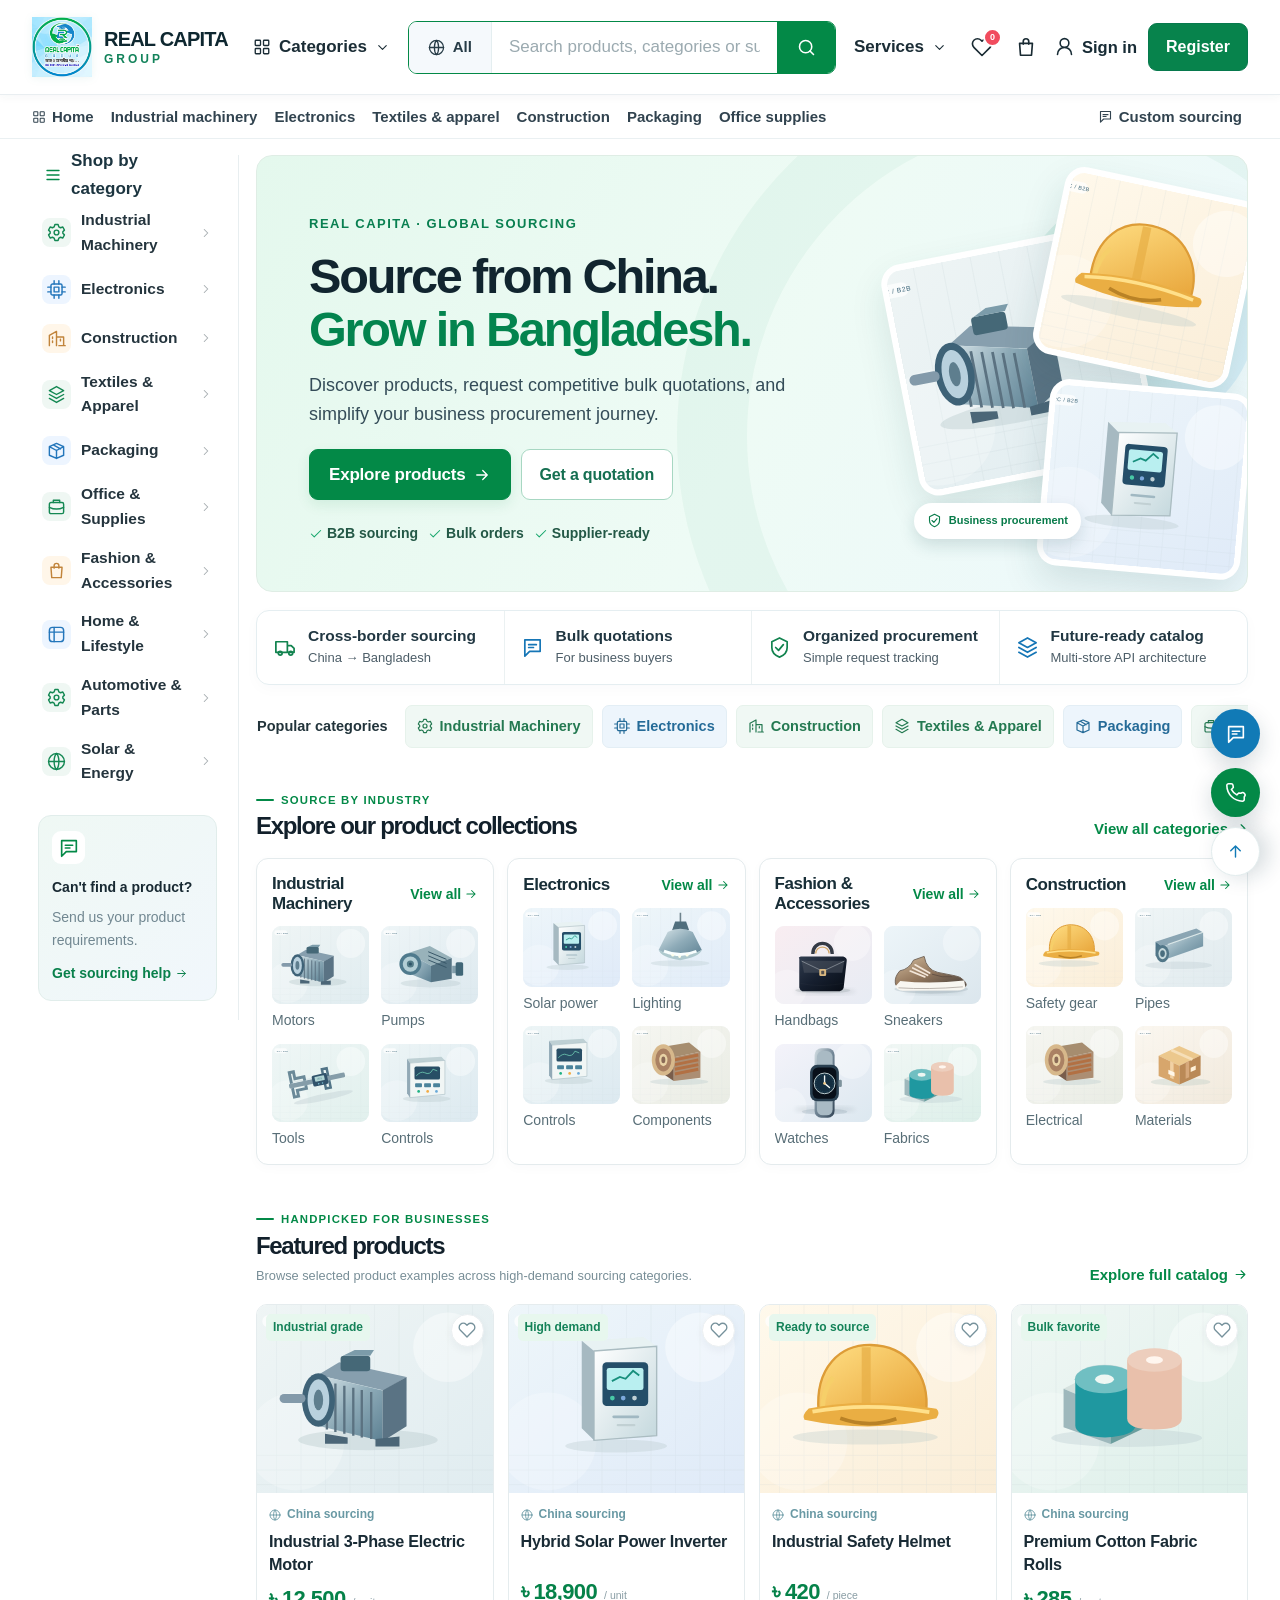
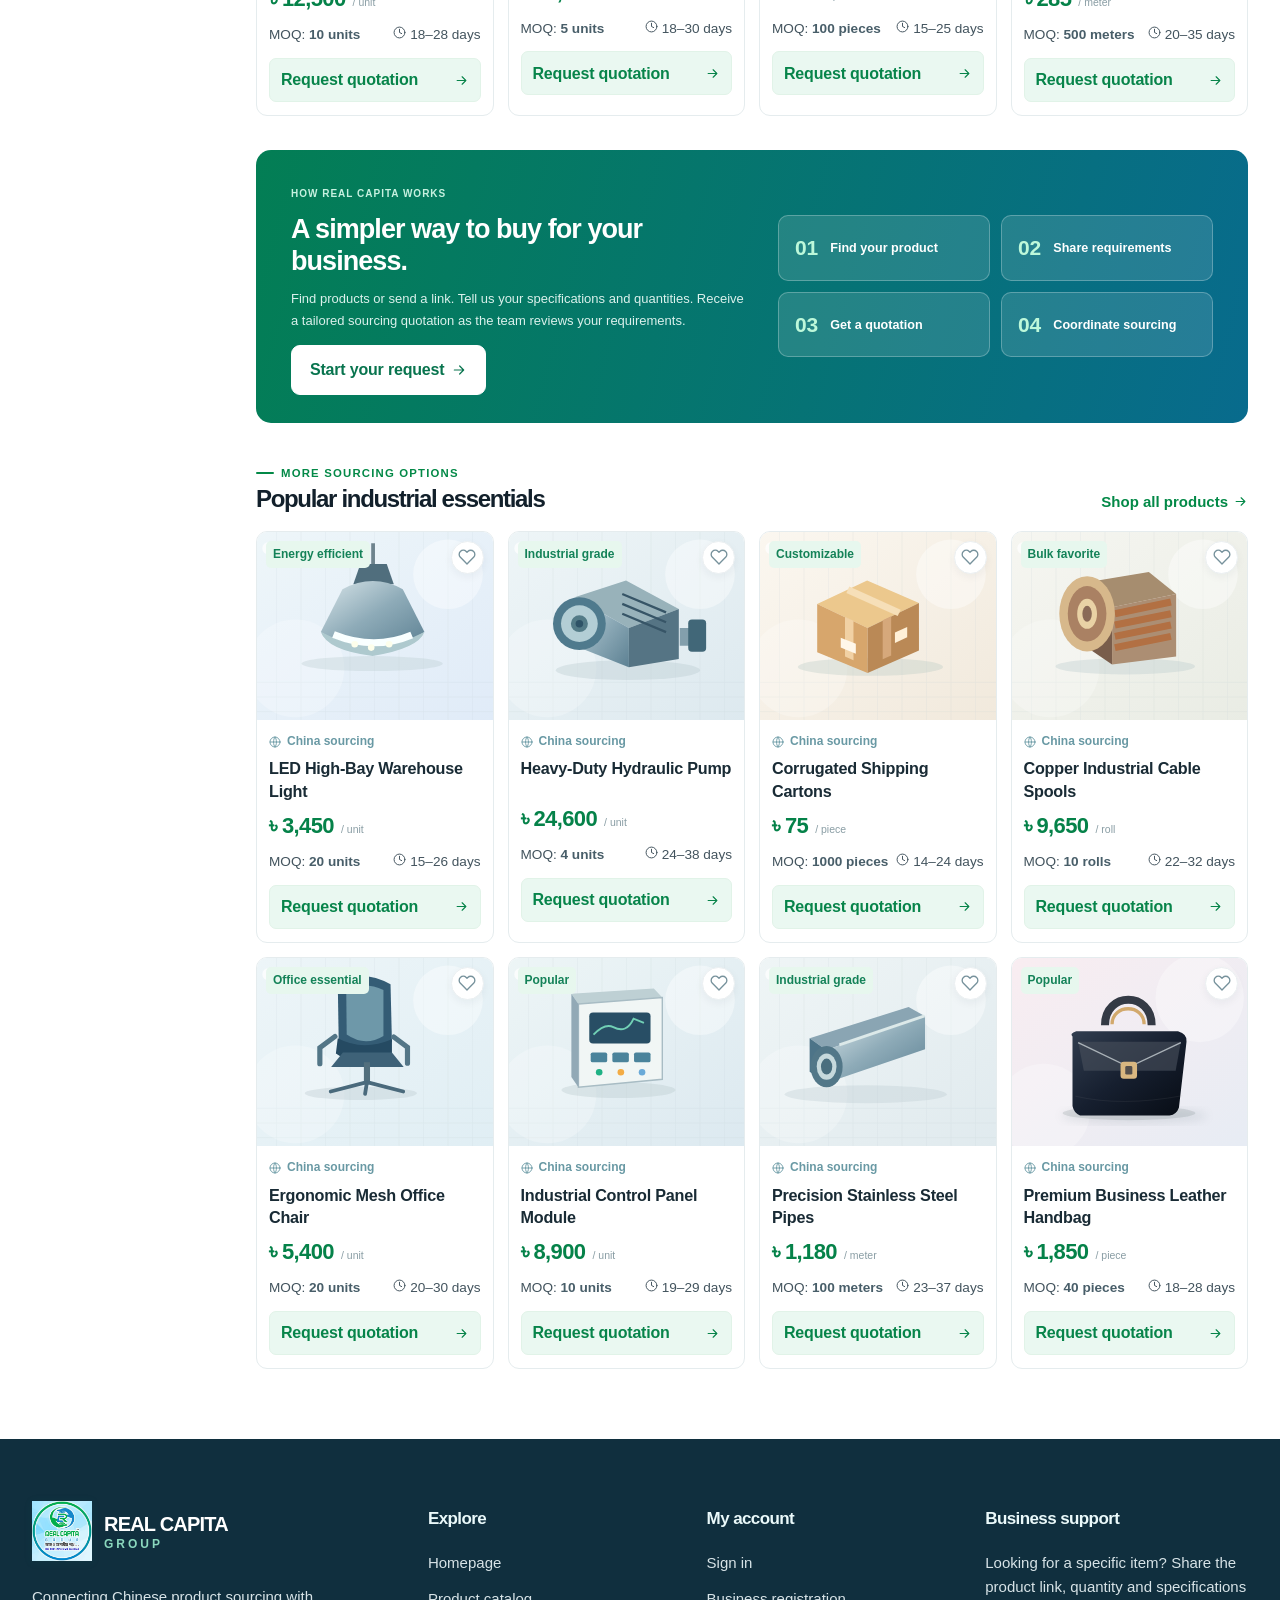
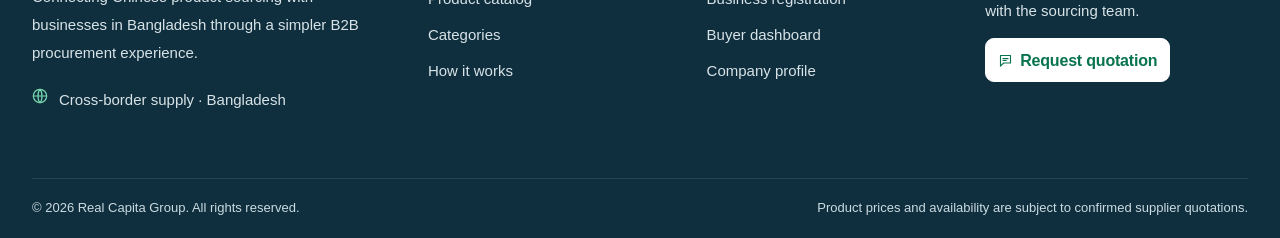
<file: index.html>
<!DOCTYPE html>
<html lang="en">
<head>
  <meta charset="UTF-8">
  <meta name="viewport" content="width=device-width, initial-scale=1.0">
  <meta name="theme-color" content="#087b5d">
  <meta name="description" content="Real Capita — B2B sourcing and procurement from China for businesses in Bangladesh.">
  <title>Real Capita | Business Sourcing</title>
  <link rel="icon" type="image/png" href="assets/images/real-capita-logo.png">
  <link rel="stylesheet" href="assets/css/styles.css">
  <link rel="stylesheet" href="assets/css/functional.css">
</head>
<body data-page="home">
  <div id="app"></div>
  <script src="assets/js/google-config.js"></script>
  <script src="assets/js/data.js"></script>
  <script src="assets/js/api.js"></script>
  <script src="assets/js/app.js"></script>
</body>
</html>
</file>
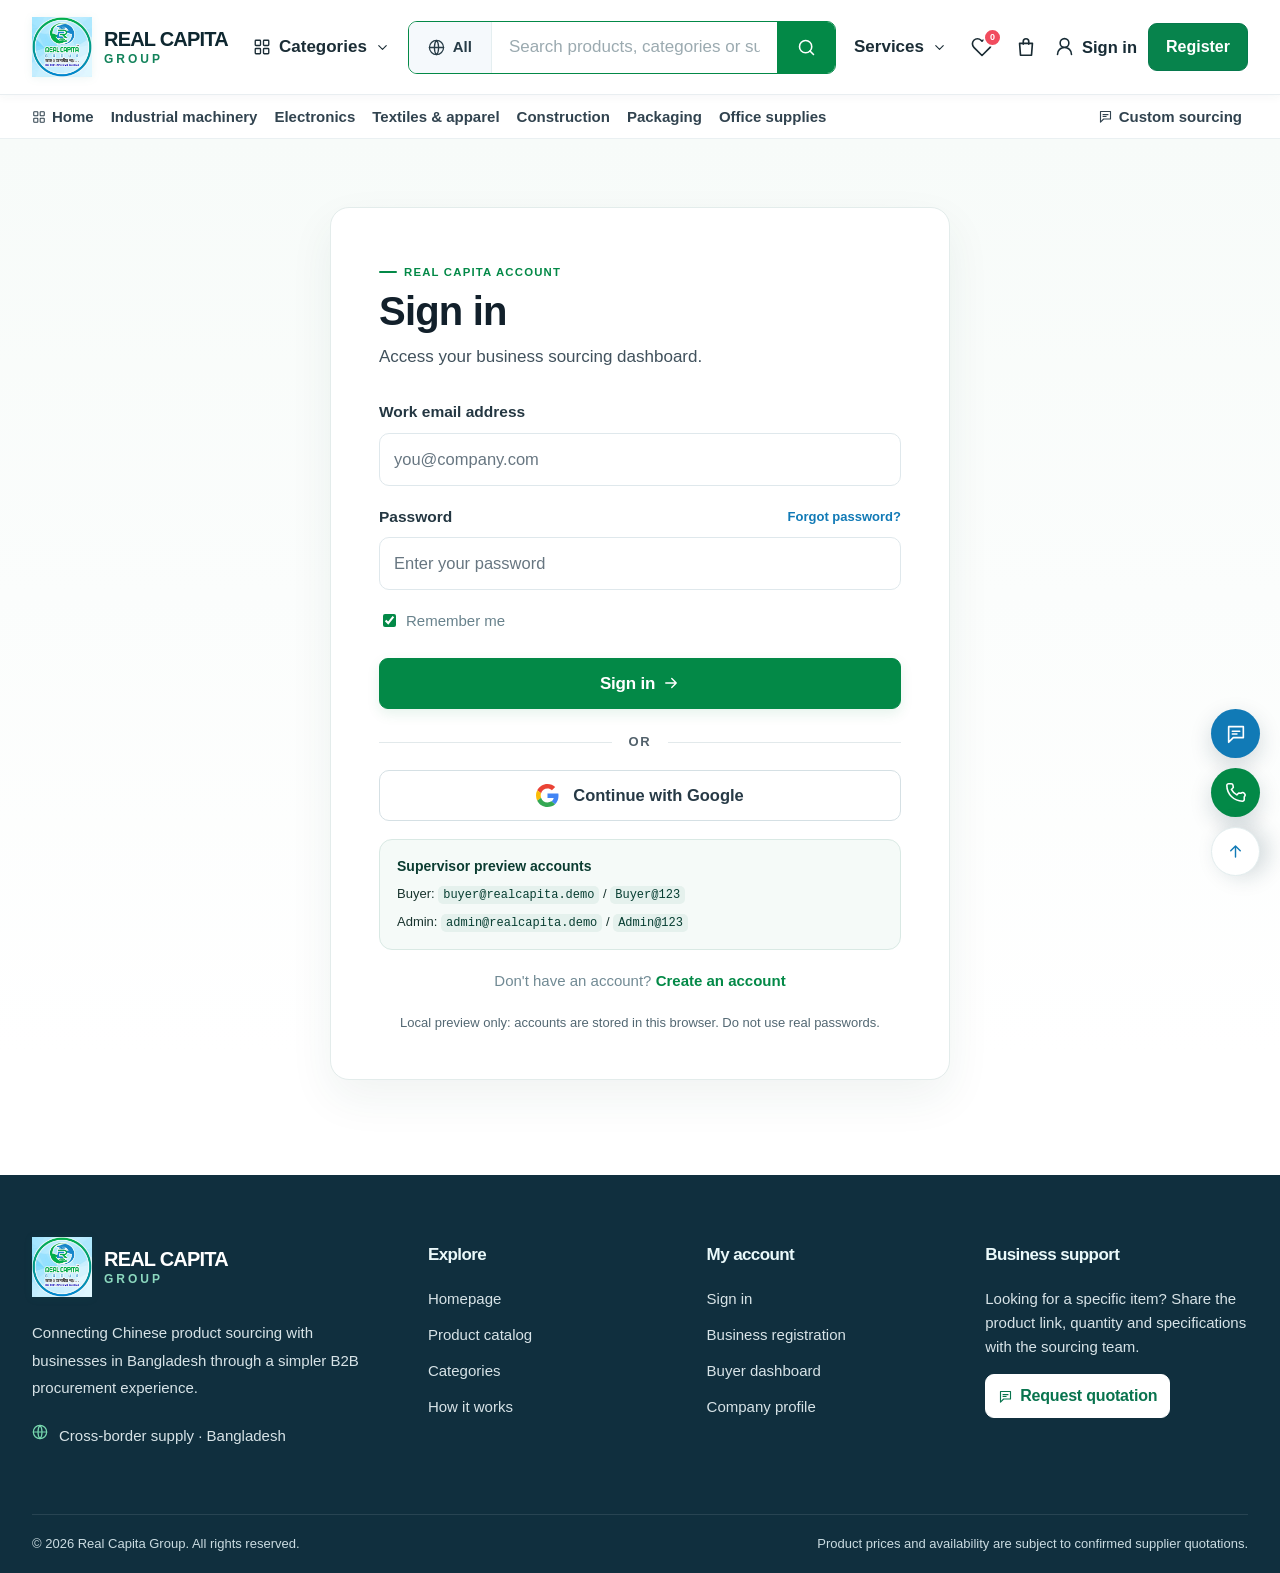
<file: admin-dashboard.html>
<!DOCTYPE html>
<html lang="en">
<head>
  <meta charset="UTF-8">
  <meta name="viewport" content="width=device-width, initial-scale=1.0">
  <meta name="theme-color" content="#087b5d">
  <meta name="description" content="Real Capita — B2B sourcing and procurement from China for businesses in Bangladesh.">
  <title>Real Capita | Business Sourcing</title>
  <link rel="icon" type="image/png" href="assets/images/real-capita-logo.png">
  <link rel="stylesheet" href="assets/css/styles.css">
  <link rel="stylesheet" href="assets/css/functional.css">
</head>
<body data-page="admin">
  <div id="app"></div>
  <script src="assets/js/google-config.js"></script>
  <script src="assets/js/data.js"></script>
  <script src="assets/js/api.js"></script>
  <script src="assets/js/app.js"></script>
</body>
</html>
</file>
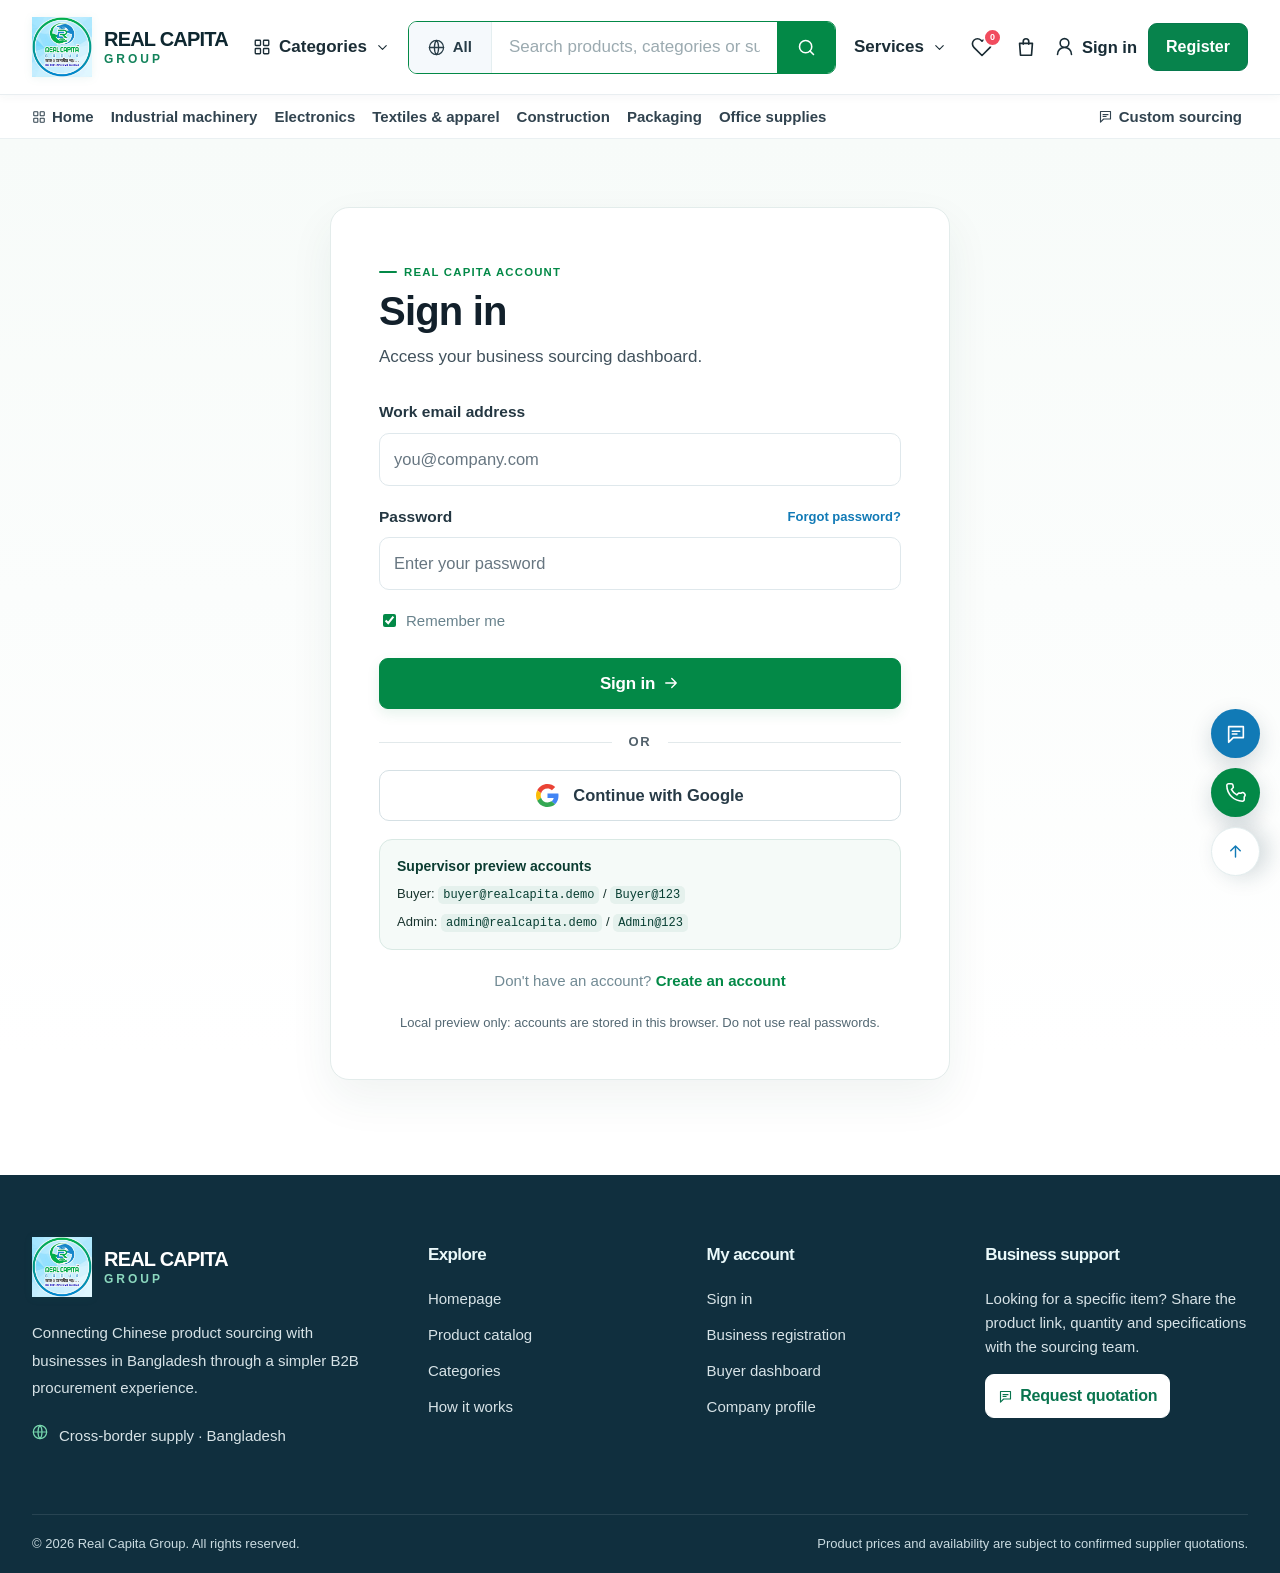
<file: buyer-dashboard.html>
<!DOCTYPE html>
<html lang="en">
<head>
  <meta charset="UTF-8">
  <meta name="viewport" content="width=device-width, initial-scale=1.0">
  <meta name="theme-color" content="#087b5d">
  <meta name="description" content="Real Capita — B2B sourcing and procurement from China for businesses in Bangladesh.">
  <title>Real Capita | Business Sourcing</title>
  <link rel="icon" type="image/png" href="assets/images/real-capita-logo.png">
  <link rel="stylesheet" href="assets/css/styles.css">
  <link rel="stylesheet" href="assets/css/functional.css">
</head>
<body data-page="buyer">
  <div id="app"></div>
  <script src="assets/js/google-config.js"></script>
  <script src="assets/js/data.js"></script>
  <script src="assets/js/api.js"></script>
  <script src="assets/js/app.js"></script>
</body>
</html>
</file>
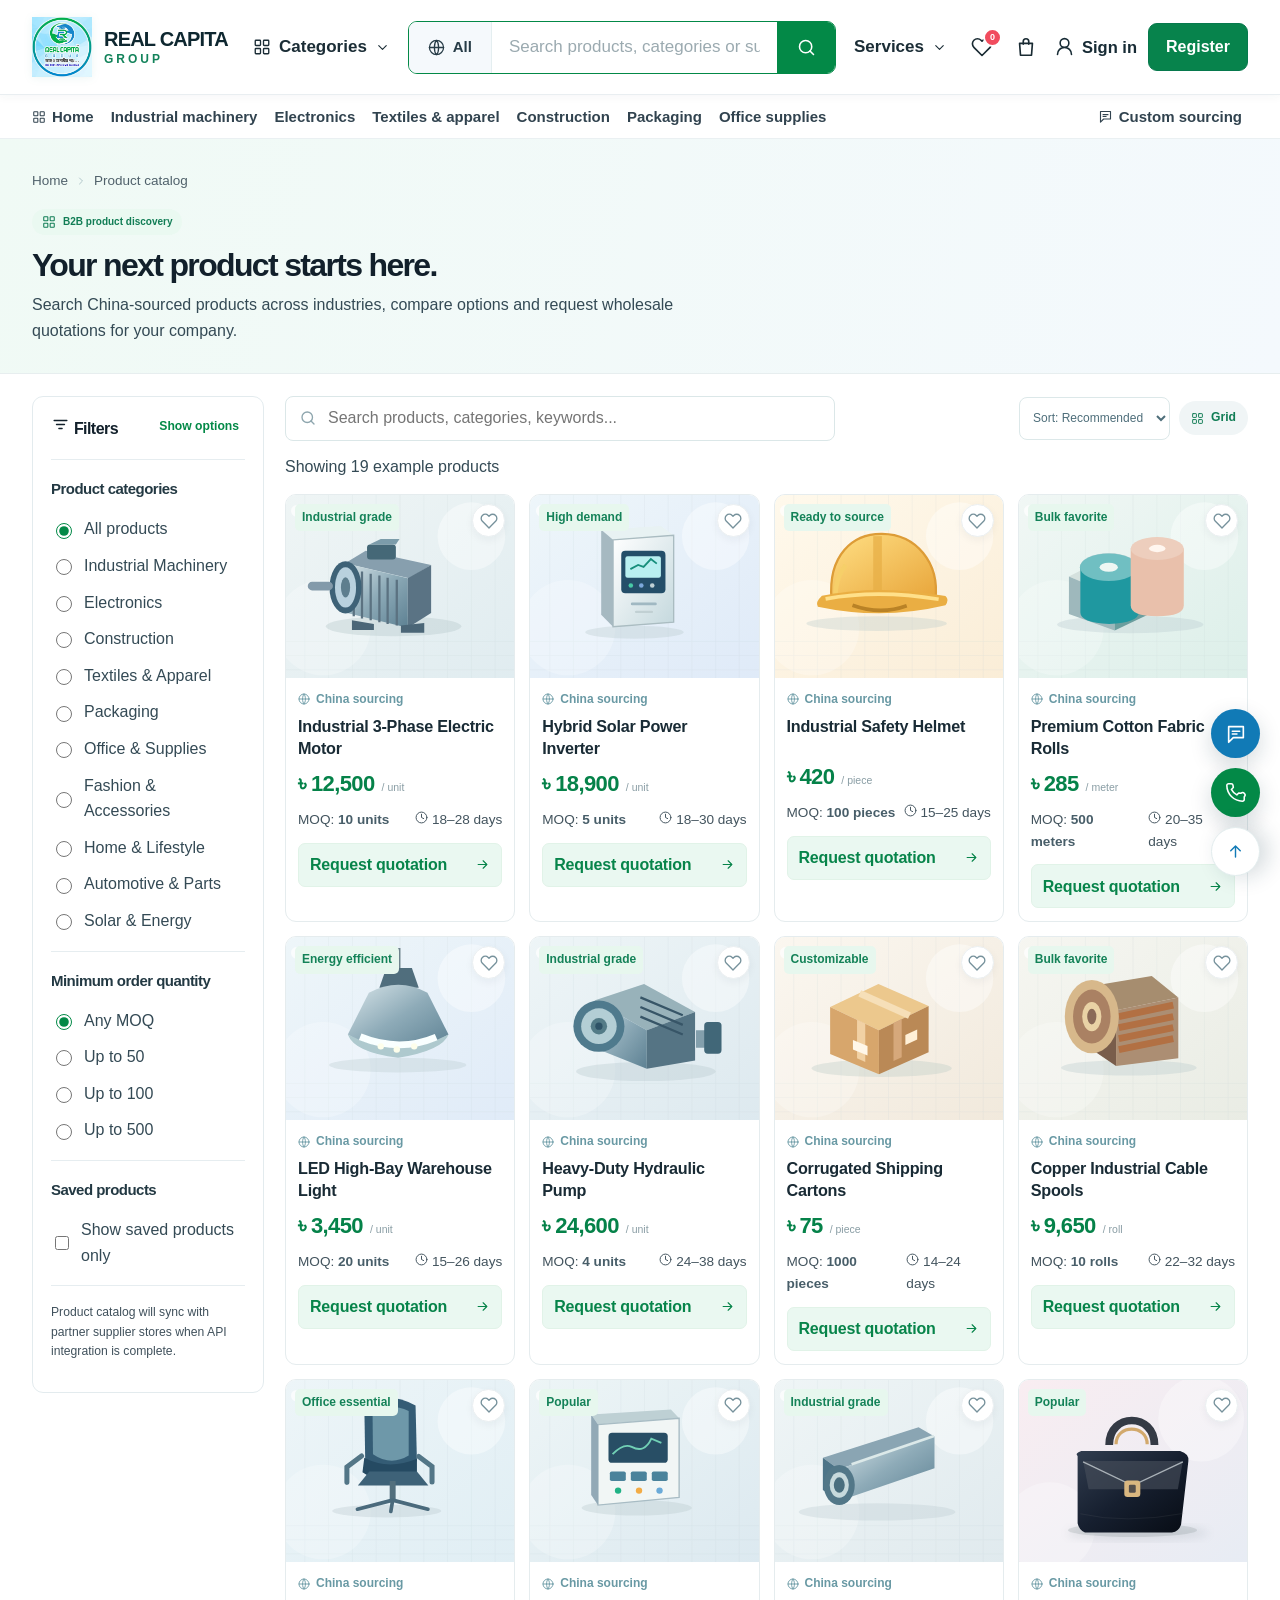
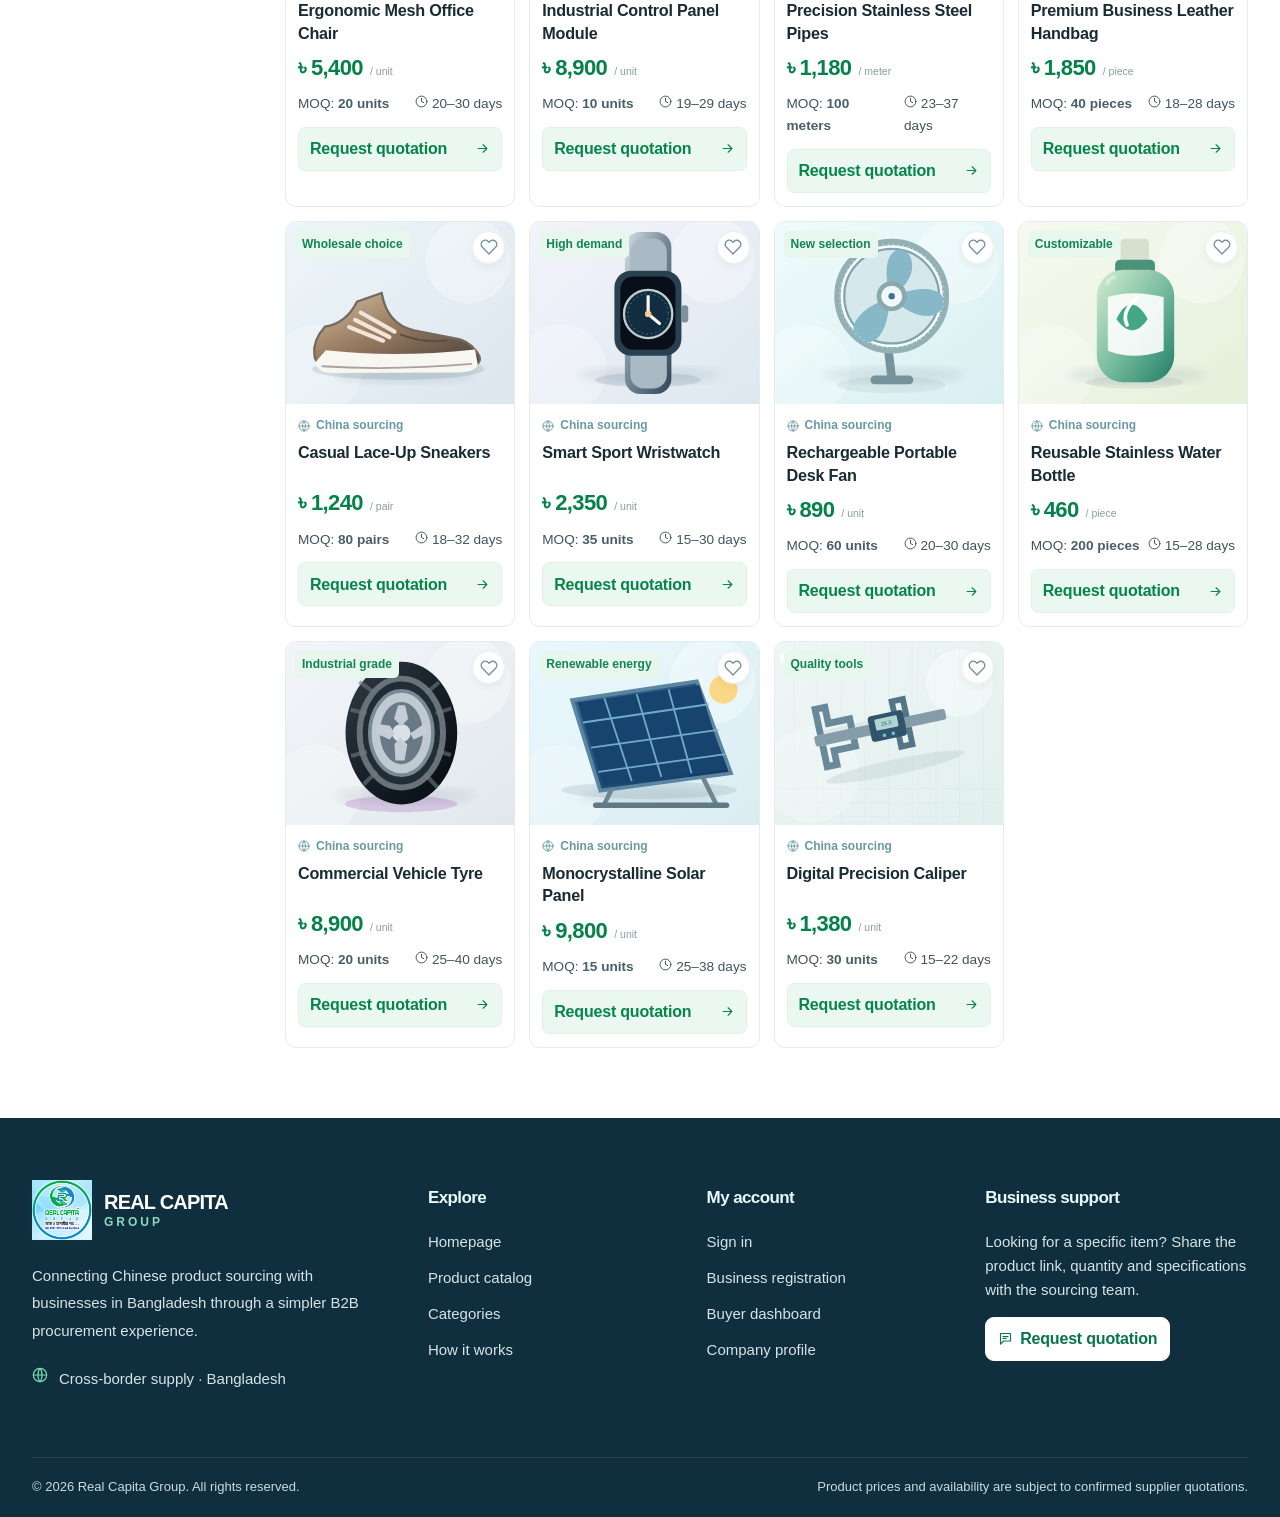
<file: catalog.html>
<!DOCTYPE html>
<html lang="en">
<head>
  <meta charset="UTF-8">
  <meta name="viewport" content="width=device-width, initial-scale=1.0">
  <meta name="theme-color" content="#087b5d">
  <meta name="description" content="Real Capita — B2B sourcing and procurement from China for businesses in Bangladesh.">
  <title>Real Capita | Business Sourcing</title>
  <link rel="icon" type="image/png" href="assets/images/real-capita-logo.png">
  <link rel="stylesheet" href="assets/css/styles.css">
  <link rel="stylesheet" href="assets/css/functional.css">
</head>
<body data-page="catalog">
  <div id="app"></div>
  <script src="assets/js/google-config.js"></script>
  <script src="assets/js/data.js"></script>
  <script src="assets/js/api.js"></script>
  <script src="assets/js/app.js"></script>
</body>
</html>
</file>
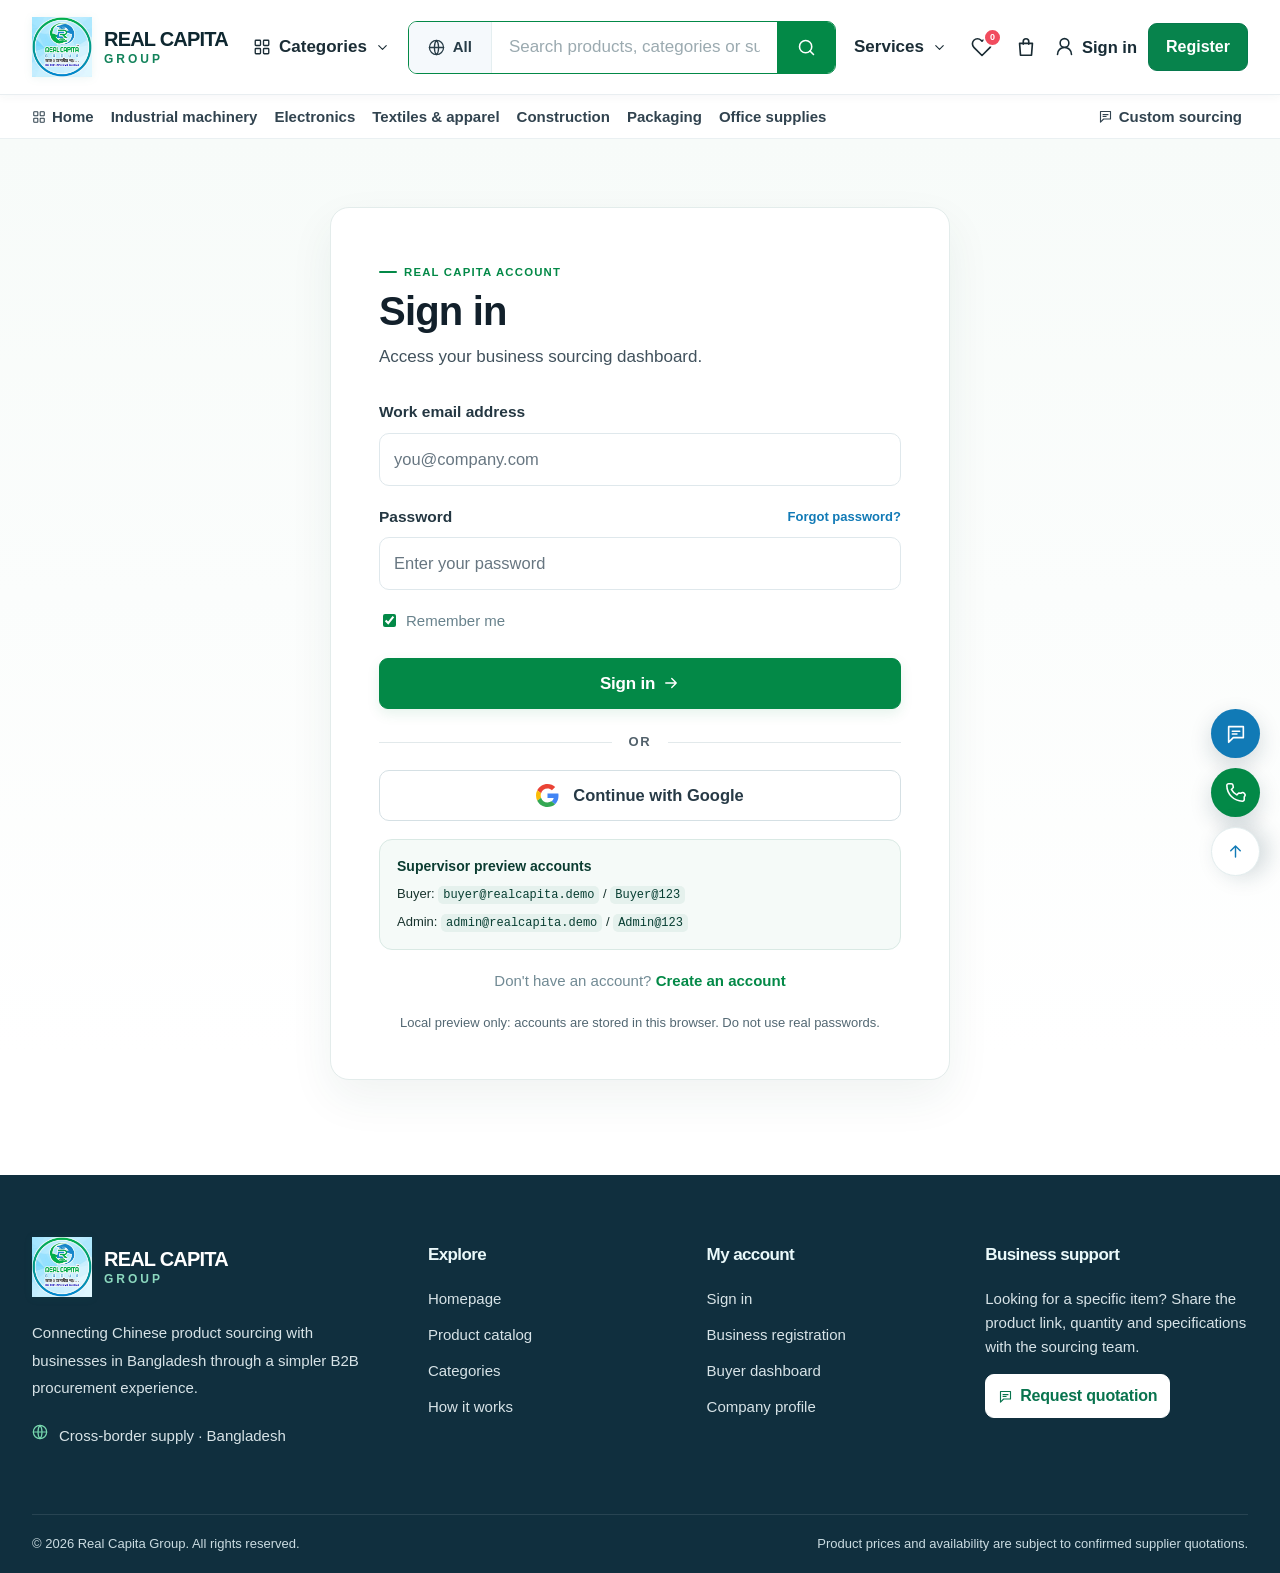
<file: company-profile.html>
<!DOCTYPE html>
<html lang="en">
<head>
  <meta charset="UTF-8">
  <meta name="viewport" content="width=device-width, initial-scale=1.0">
  <meta name="theme-color" content="#087b5d">
  <meta name="description" content="Real Capita — B2B sourcing and procurement from China for businesses in Bangladesh.">
  <title>Real Capita | Business Sourcing</title>
  <link rel="icon" type="image/png" href="assets/images/real-capita-logo.png">
  <link rel="stylesheet" href="assets/css/styles.css">
  <link rel="stylesheet" href="assets/css/functional.css">
</head>
<body data-page="profile">
  <div id="app"></div>
  <script src="assets/js/google-config.js"></script>
  <script src="assets/js/data.js"></script>
  <script src="assets/js/api.js"></script>
  <script src="assets/js/app.js"></script>
</body>
</html>
</file>
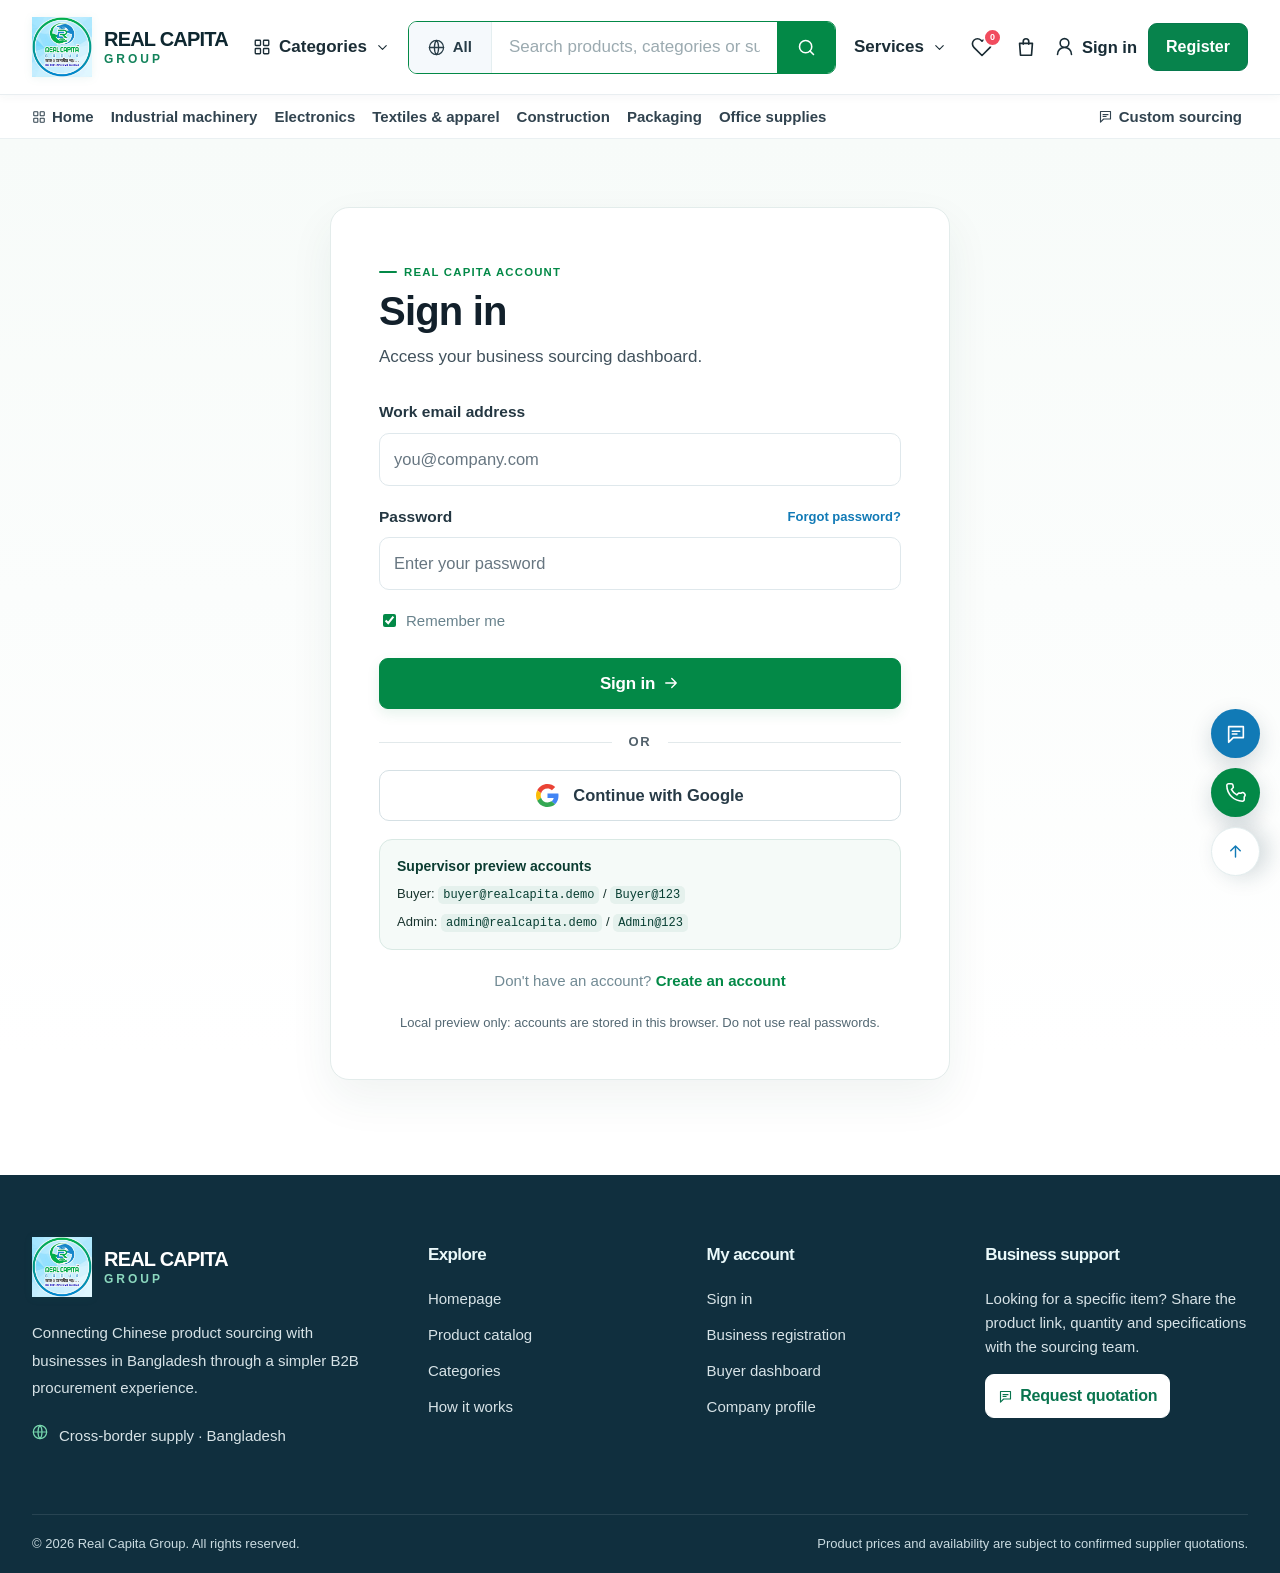
<file: login.html>
<!DOCTYPE html>
<html lang="en">
<head>
  <meta charset="UTF-8">
  <meta name="viewport" content="width=device-width, initial-scale=1.0">
  <meta name="theme-color" content="#087b5d">
  <meta name="description" content="Real Capita — B2B sourcing and procurement from China for businesses in Bangladesh.">
  <title>Real Capita | Business Sourcing</title>
  <link rel="icon" type="image/png" href="assets/images/real-capita-logo.png">
  <link rel="stylesheet" href="assets/css/styles.css">
  <link rel="stylesheet" href="assets/css/functional.css">
</head>
<body data-page="login">
  <div id="app"></div>
  <script src="assets/js/google-config.js"></script>
  <script src="assets/js/data.js"></script>
  <script src="assets/js/api.js"></script>
  <script src="assets/js/app.js"></script>
</body>
</html>
</file>
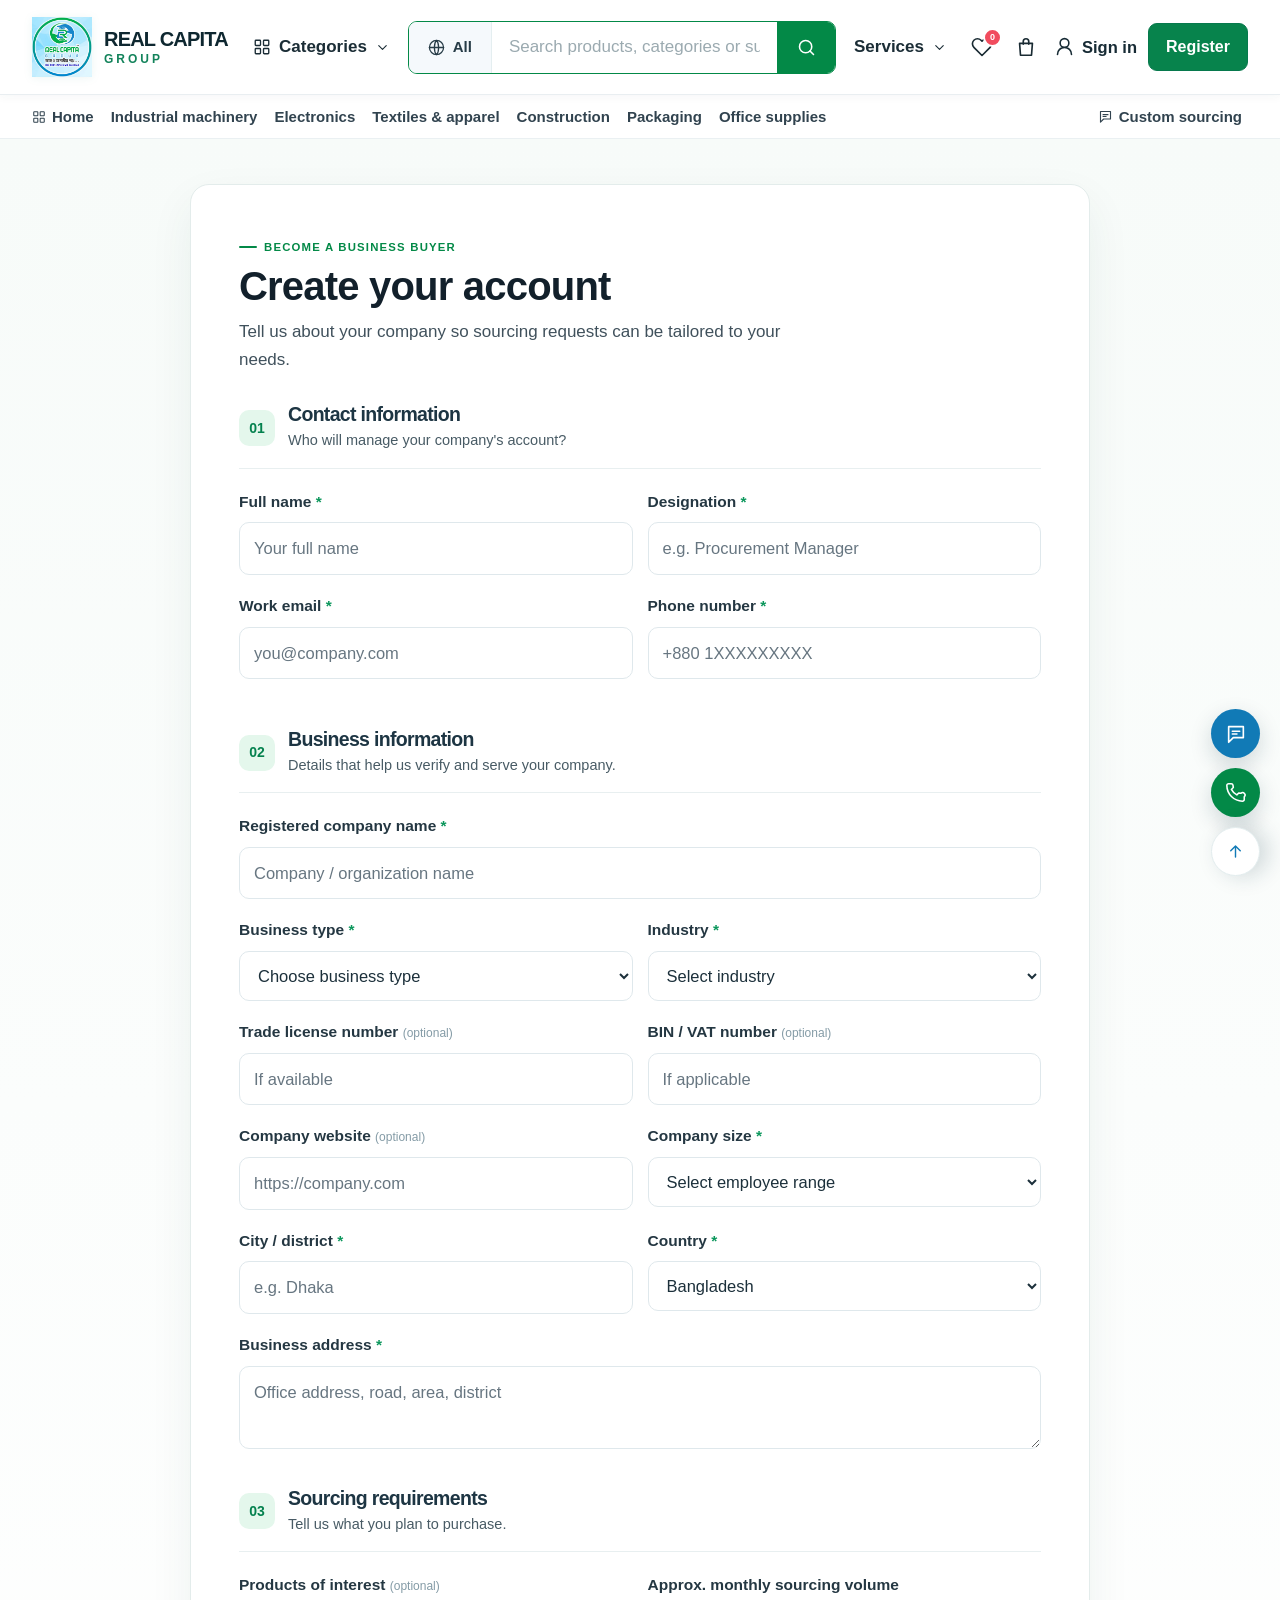
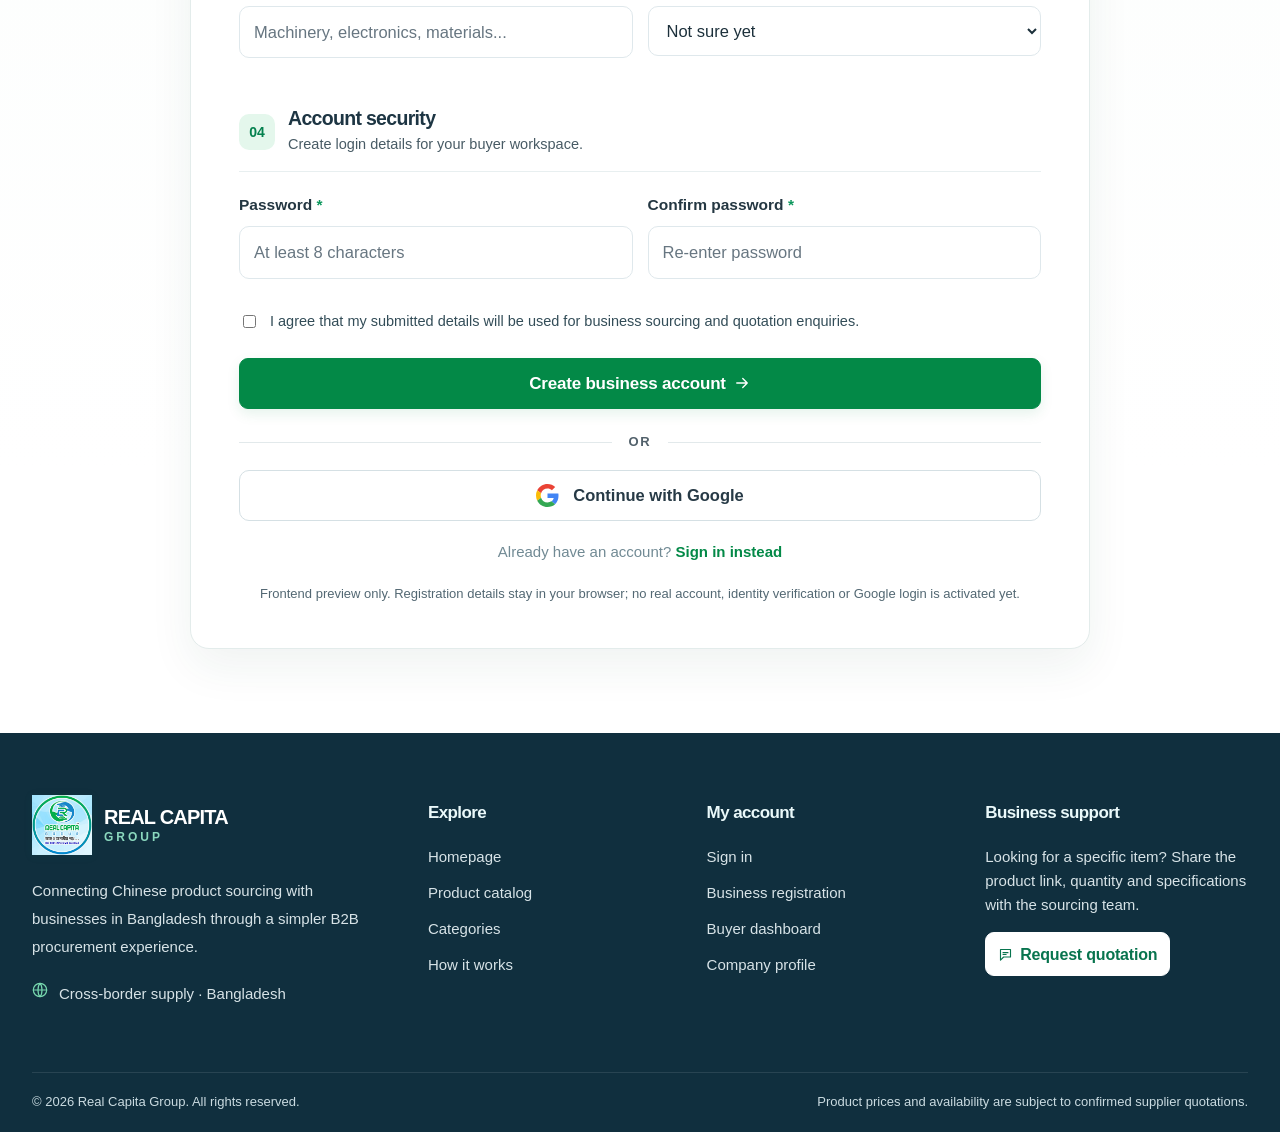
<file: register.html>
<!DOCTYPE html>
<html lang="en">
<head>
  <meta charset="UTF-8">
  <meta name="viewport" content="width=device-width, initial-scale=1.0">
  <meta name="theme-color" content="#087b5d">
  <meta name="description" content="Real Capita — B2B sourcing and procurement from China for businesses in Bangladesh.">
  <title>Real Capita | Business Sourcing</title>
  <link rel="icon" type="image/png" href="assets/images/real-capita-logo.png">
  <link rel="stylesheet" href="assets/css/styles.css">
  <link rel="stylesheet" href="assets/css/functional.css">
</head>
<body data-page="register">
  <div id="app"></div>
  <script src="assets/js/google-config.js"></script>
  <script src="assets/js/data.js"></script>
  <script src="assets/js/api.js"></script>
  <script src="assets/js/app.js"></script>
</body>
</html>
</file>
<file: assets/css/styles.css>
:root{--green:#087c57;--green-dark:#045d46;--green-soft:#eaf8f1;--blue:#2474b7;--blue-dark:#134f85;--blue-soft:#edf5fd;--ink:#183342;--ink-deep:#102735;--muted:#718592;--border:#e2ebee;--bg:#ffffff;--surface:#f7fafb;--shadow:0 15px 46px rgba(28,66,76,.075);--radius:19px;--max:1232px}
*{box-sizing:border-box}html{scroll-behavior:smooth}body{margin:0;background:var(--bg);color:var(--ink);font:16px/1.55 system-ui,-apple-system,BlinkMacSystemFont,"Segoe UI",Arial,sans-serif;-webkit-font-smoothing:antialiased}button,input,select,textarea{font:inherit}button{cursor:pointer}a{color:inherit;text-decoration:none}svg{vertical-align:middle}img{display:block;max-width:100%}h1,h2,h3,h4,p{margin-top:0}h1,h2,h3{line-height:1.18;letter-spacing:-.04em;color:var(--ink-deep)}h1{font-size:clamp(2.6rem,5vw,4.6rem);font-weight:790}h2{font-size:clamp(2rem,3vw,2.65rem);font-weight:770}h3{font-size:1.17rem;font-weight:750}p{color:var(--muted)}.container{width:calc(100% - 72px);max-width:var(--max);margin:0 auto}.muted{color:var(--muted)}.dark{color:var(--ink)}.green-text{color:var(--green)}.blue-text{color:var(--blue)}.bold{font-weight:750}.small{font-size:.85rem}.tiny{font-size:.76rem}.text-center{text-align:center}.eyebrow{text-transform:uppercase;letter-spacing:.16em;font-size:.73rem;font-weight:850;color:var(--green);display:inline-flex;gap:7px;align-items:center}.eyebrow:before{content:'';width:18px;height:2px;border-radius:4px;background:var(--green)}.btn{display:inline-flex;justify-content:center;align-items:center;gap:9px;border-radius:11px;border:1px solid transparent;font-size:.92rem;font-weight:740;min-height:45px;padding:11px 18px;white-space:nowrap;transition:background .18s,box-shadow .18s,transform .18s}.btn:hover{transform:translateY(-1px)}.btn-primary{color:#fff;background:var(--green);box-shadow:0 8px 18px rgba(8,124,87,.12)}.btn-primary:hover{background:var(--green-dark);box-shadow:0 13px 21px rgba(8,124,87,.2)}.btn-blue{color:white;background:var(--blue)}.btn-blue:hover{background:var(--blue-dark)}.btn-soft{background:var(--green-soft);color:var(--green-dark)}.btn-outline{border-color:#d5e3e7;color:var(--ink);background:#fff}.btn-outline:hover{border-color:var(--green);background:#fbfffd}.btn-white{background:white;color:var(--green-dark)}.btn-sm{min-height:36px;padding:7px 12px;font-size:.79rem;border-radius:9px}.btn-lg{min-height:55px;padding:15px 23px}.icon{display:inline-flex;align-items:center;justify-content:center;flex:none}.icon svg{width:100%;height:100%}.button-icon{border:none;background:transparent;color:#627c8b;width:40px;height:40px;display:inline-flex;align-items:center;justify-content:center;border-radius:11px}.button-icon:hover{background:#edf6f5;color:var(--green)}.button-icon.active{color:var(--green);background:var(--green-soft)}.pill{display:inline-flex;align-items:center;gap:7px;padding:7px 12px;border-radius:99px;background:var(--green-soft);color:var(--green-dark);font-size:.77rem;font-weight:760}.pill-blue{background:var(--blue-soft);color:var(--blue-dark)}.pill-neutral{background:#f0f5f6;color:#527181}.dot{width:7px;height:7px;border-radius:50%;background:var(--green);display:inline-block;flex:none}.dot-blue{background:var(--blue)}.section{padding:84px 0}.section-light{background:var(--surface)}.section-head{display:flex;align-items:end;justify-content:space-between;gap:25px;margin-bottom:29px}.section-head h2{margin:9px 0 0}.section-head p{max-width:520px;margin:10px 0 0}.link-text{font-weight:750;color:var(--green);font-size:.88rem;display:inline-flex;align-items:center;gap:6px}.link-text:hover{color:var(--blue)}.sr-only{position:absolute;width:1px;height:1px;padding:0;margin:-1px;overflow:hidden;clip:rect(0,0,0,0);white-space:nowrap;border:0}
/* Header */
.utilitybar{height:35px;background:#f5faf9;border-bottom:1px solid #edf3f2;font-size:.75rem;color:#5b7782}.utilitybar .container{display:flex;justify-content:space-between;align-items:center;height:100%;gap:16px}.utilitybar .util-left,.utilitybar .util-right{display:flex;align-items:center;gap:7px}.utilitybar .util-right{gap:19px}.utilitybar a:hover{color:var(--green)}.site-header{height:84px;position:sticky;top:0;z-index:90;background:rgba(255,255,255,.97);backdrop-filter:blur(16px);border-bottom:1px solid var(--border)}.header-inner{height:100%;display:flex;align-items:center;gap:31px}.brand{display:flex;align-items:center;gap:11px;flex-shrink:0}.brand-mark{width:47px;height:47px;display:grid;place-items:center;border-radius:14px;background:linear-gradient(135deg,#078659,#1b74b8);color:white;font-weight:850;letter-spacing:-.11em;font-size:20px;box-shadow:0 7px 15px rgba(14,113,127,.16)}.brand-wordmark{display:flex;flex-direction:column;line-height:1.05}.brand-wordmark strong{font-size:1.22rem;letter-spacing:-.045em;color:#183944}.brand-wordmark small{color:#78909a;font-size:.6rem;letter-spacing:.23em;font-weight:800;margin-top:6px}.header-links{display:flex;gap:26px;align-items:center;margin-left:18px}.header-links a{font-size:.87rem;font-weight:670;color:#526a77;white-space:nowrap;transition:color .2s}.header-links a:hover,.header-links a.current{color:var(--green)}.header-actions{display:flex;align-items:center;gap:7px;margin-left:auto}.header-actions .btn{margin-left:6px}.search-compact{height:39px;display:flex;align-items:center;gap:9px;border:1px solid var(--border);border-radius:12px;padding:0 10px;color:#86a0ad;min-width:192px;margin-left:auto}.search-compact input{width:138px;min-width:0;border:0;outline:0;color:var(--ink);font-size:.82rem;background:transparent}.search-compact button{border:0;background:none;padding:0;color:#6a8695}.mobile-toggle{display:none}.mobile-nav{display:none}
/* Homepage */
.hero-section{padding:71px 0 72px;background:radial-gradient(ellipse at 42% 1%,rgba(228,246,239,.55) 0%,transparent 50%),#fff}.hero-grid{display:grid;grid-template-columns:1.05fr .95fr;gap:48px;align-items:center}.hero-copy{padding-top:3px}.hero-copy h1{max-width:650px;margin:21px 0 21px}.hero-copy h1 span{color:var(--green)}.hero-lead{font-size:1.08rem;max-width:525px;line-height:1.73;margin:0 0 29px}.hero-search{display:flex;align-items:center;background:#fff;border:1px solid #dce8e8;box-shadow:0 14px 35px rgba(31,92,89,.09);padding:7px;border-radius:14px;max-width:555px;gap:8px}.hero-search .icon{color:#89a1a8;margin-left:12px}.hero-search input{flex:1;min-width:80px;border:0;background:transparent;outline:0;padding:10px 6px;font-size:.92rem;color:var(--ink)}.hero-search .btn{min-height:43px}.popular-search{font-size:.81rem;color:#78919a;margin-top:18px;display:flex;gap:8px;flex-wrap:wrap;align-items:center}.popular-search a{background:#f2f7f7;border:1px solid #ecf2f2;padding:6px 11px;border-radius:90px;color:#506c78;font-weight:650}.popular-search a:hover{color:var(--green);border-color:#b6dfcb}.hero-art{position:relative;min-width:0}.hero-art img{width:100%;filter:drop-shadow(0 16px 19px rgba(17,87,78,.065))}.hero-stats{display:flex;gap:29px;margin-top:42px;flex-wrap:wrap}.hero-stat{border-left:2px solid #cee8df;padding-left:14px}.hero-stat strong{display:block;font-size:1.34rem;letter-spacing:-.04em;color:var(--ink-deep)}.hero-stat small{font-size:.76rem;color:#82969f}.trust-strip{border-top:1px solid var(--border);border-bottom:1px solid var(--border);background:#fff}.trust-grid{display:grid;grid-template-columns:repeat(4,1fr);gap:24px;padding:23px 0}.trust-item{display:flex;align-items:center;gap:12px;font-size:.83rem;color:#567380;font-weight:660}.trust-icon,.cat-icon,.value-icon{width:43px;height:43px;display:grid;place-items:center;border-radius:13px;flex:none;background:#e9f7ef;color:var(--green)}.trust-item:nth-child(even) .trust-icon{background:#ecf5ff;color:var(--blue)}.category-grid{display:grid;grid-template-columns:repeat(3,minmax(0,1fr));gap:17px}.category-card{border:1px solid var(--border);border-radius:17px;background:white;display:flex;align-items:center;gap:16px;padding:23px 20px;transition:border-color .2s,transform .2s,box-shadow .2s}.category-card:hover{border-color:#b7ded0;transform:translateY(-3px);box-shadow:var(--shadow)}.cat-icon{width:59px;height:59px;border-radius:16px}.category-card:nth-child(3n+2) .cat-icon{background:var(--blue-soft);color:var(--blue)}.category-card h3{font-size:1rem;letter-spacing:-.02em;margin:0 0 4px}.category-card small{color:#8da0aa;font-size:.77rem}.category-arrow{margin-left:auto;color:#9fb3bb}.products-grid{display:grid;grid-template-columns:repeat(4,minmax(0,1fr));gap:19px}.product-card{border:1px solid #e2eaed;border-radius:17px;overflow:hidden;background:#fff;transition:transform .2s,box-shadow .2s,border-color .2s;display:flex;flex-direction:column;min-width:0}.product-card:hover{transform:translateY(-4px);border-color:#cce3db;box-shadow:0 18px 40px rgba(27,77,79,.10)}.product-art{aspect-ratio:1.24;background:#f2f7f7;position:relative;overflow:hidden;cursor:pointer}.product-art img{width:100%;height:100%;object-fit:cover;transition:transform .35s}.product-card:hover .product-art img{transform:scale(1.06)}.product-badge{position:absolute;top:13px;left:13px;background:white;color:#4d7780;font-size:.68rem;font-weight:760;padding:5px 9px;border-radius:99px;box-shadow:0 3px 9px rgba(20,55,65,.06)}.product-favorite{position:absolute;top:10px;right:10px;background:white;border:0;color:#77929c;width:33px;height:33px;display:grid;place-items:center;border-radius:10px;box-shadow:0 3px 9px rgba(20,55,65,.09)}.product-favorite.is-saved{color:#e75d75;background:#fff0f2}.product-body{padding:15px 16px 16px;display:flex;flex-direction:column;flex:1}.product-origin{display:flex;align-items:center;gap:6px;text-transform:uppercase;letter-spacing:.09em;color:#7796a1;font-size:.65rem;font-weight:800}.product-name{display:block;font-size:.98rem;line-height:1.45;font-weight:740;margin:7px 0 10px;color:var(--ink);min-height:43px}.product-name:hover{color:var(--green)}.price-line{display:flex;align-items:baseline;gap:7px;flex-wrap:wrap}.price-line strong{font-size:1.23rem;color:var(--green-dark);letter-spacing:-.04em}.price-line span{font-size:.72rem;color:#90a3ab}.product-meta{display:flex;align-items:center;justify-content:space-between;gap:8px;font-size:.76rem;color:#7d929b;margin:10px 0 13px}.product-bottom{border-top:1px solid #eef3f3;padding-top:13px;margin-top:auto}.product-bottom .btn{width:100%}.featured-footer{text-align:center;margin-top:32px}.how-grid{display:grid;grid-template-columns:repeat(4,1fr);gap:24px;margin-top:36px}.step-card{position:relative;padding:30px 25px;border:1px solid #e3eded;border-radius:18px;background:#fff}.step-card:after{content:'→';position:absolute;right:-18px;top:45px;color:#b5c8c7;font-size:1.5rem;z-index:1}.step-card:last-child:after{display:none}.step-number{font-size:.75rem;font-weight:850;color:var(--blue);background:var(--blue-soft);width:36px;height:36px;border-radius:11px;display:grid;place-items:center;margin-bottom:23px}.step-card h3{margin-bottom:8px}.step-card p{font-size:.88rem;line-height:1.65;margin:0}.cta-panel{background:linear-gradient(112deg,#08654d,#17688f);padding:45px 56px;border-radius:23px;color:white;display:flex;align-items:center;justify-content:space-between;gap:30px;overflow:hidden;position:relative}.cta-panel:before{content:'';position:absolute;width:300px;height:300px;border-radius:50%;border:45px solid rgba(255,255,255,.06);right:12%;top:-155px}.cta-panel h2{color:white;margin:11px 0 10px;max-width:625px}.cta-panel p{color:#d4e9ec;max-width:570px;margin:0}.cta-panel .eyebrow{color:#a9e8d2}.cta-panel .eyebrow:before{background:#a9e8d2}.cta-panel .btn{z-index:1}
/* Generic pages */
.page-banner{background:linear-gradient(110deg,#f1faf5,#f0f7ff);padding:52px 0 43px;border-bottom:1px solid #e3efed}.page-banner .pill{margin-bottom:15px}.page-banner h1{font-size:clamp(2.15rem,4vw,3.6rem);max-width:800px;margin:0 0 11px}.page-banner p{font-size:1rem;max-width:670px;margin:0}.breadcrumbs{display:flex;align-items:center;gap:7px;font-size:.76rem;color:#8ca2a9;margin-bottom:17px}.breadcrumbs a:hover{color:var(--green)}.breadcrumbs .icon{color:#aac0c5}.catalog-layout{display:grid;grid-template-columns:248px 1fr;gap:30px;align-items:start;padding:39px 0 86px}.filter-panel{border:1px solid var(--border);padding:22px;background:#fff;border-radius:17px;position:sticky;top:108px}.filter-head{display:flex;justify-content:space-between;align-items:center;margin-bottom:21px}.filter-head h3{margin:0}.filter-head button{border:0;background:none;color:var(--green);font-size:.76rem;font-weight:760}.filter-block{border-top:1px solid var(--border);padding-top:22px;margin-top:19px}.filter-block h4{margin:0 0 15px;font-size:.85rem;color:#304e5d}.filter-list{display:flex;flex-direction:column;gap:12px}.filter-list label{display:flex;align-items:center;gap:9px;font-size:.83rem;color:#627b87;cursor:pointer}.filter-list label input{accent-color:var(--green);width:16px;height:16px}.catalog-main{min-width:0}.catalog-toolbar{display:flex;align-items:center;gap:12px;justify-content:space-between;margin-bottom:22px;flex-wrap:wrap}.catalog-search{display:flex;align-items:center;border:1px solid #dbe7e8;border-radius:11px;padding:0 13px;gap:9px;flex:1;max-width:530px;min-width:190px;color:#8ea6ae;height:46px}.catalog-search input{border:0;outline:0;width:100%;font-size:.9rem;background:transparent;color:var(--ink)}.toolbar-right{display:flex;align-items:center;gap:9px}.select-input{border:1px solid #dce8e9;border-radius:10px;background:#fff;color:#4e6e7a;padding:10px 11px;font-size:.82rem;min-height:43px;outline:none}.catalog-count{color:#77929c;font-size:.82rem;margin:0 0 15px}.catalog-main .products-grid{grid-template-columns:repeat(3,minmax(0,1fr))}.empty-state{border:1px dashed #d3e4e4;background:#f9fcfb;border-radius:17px;text-align:center;padding:57px 20px}.empty-state .icon{color:var(--green)}.empty-state h3{margin:13px 0 6px}.empty-state p{font-size:.88rem}
/* Footer */
.site-footer{background:#102f3e;color:#fff;padding:62px 0 0;margin-top:0}.footer-grid{display:grid;grid-template-columns:1.5fr 1fr 1fr 1.12fr;gap:44px;padding-bottom:51px}.footer-grid .brand-wordmark strong{color:white}.footer-grid .brand-wordmark small{color:#8ab2bb}.footer-brand p{max-width:330px;font-size:.83rem;line-height:1.85;color:#a3bbc2;margin:22px 0}.footer-grid h4{font-size:.9rem;margin:4px 0 19px;color:#eaf9fa}.footer-links{display:flex;flex-direction:column;gap:12px}.footer-links a,.footer-grid .footer-note{color:#a7bec6;font-size:.83rem}.footer-links a:hover{color:#adf4cf}.footer-contact-item{display:flex;gap:11px;align-items:flex-start;margin-bottom:15px;color:#a7bec6;font-size:.82rem}.footer-contact-item .icon{color:#78d9af}.footer-bottom{border-top:1px solid rgba(255,255,255,.10);padding:19px 0;display:flex;align-items:center;justify-content:space-between;gap:20px;color:#8faab4;font-size:.74rem}.footer-bottom b{font-weight:700;color:#b0cbd1}
/* Authentication */
.auth-page{min-height:calc(100vh - 84px);background:#f8fbfa}.auth-grid{display:grid;grid-template-columns:1fr 1fr;min-height:710px;max-width:1180px;margin:0 auto;padding:44px 0 70px;gap:50px;align-items:center}.auth-intro{background:linear-gradient(145deg,#eaf9ef,#e9f3fb);border:1px solid #e0eeec;border-radius:24px;min-height:620px;padding:53px 47px;position:relative;overflow:hidden;display:flex;flex-direction:column;align-items:flex-start}.auth-intro h2{font-size:clamp(2rem,3.3vw,3rem);max-width:440px;margin:18px 0 16px}.auth-intro p{max-width:390px;line-height:1.75}.auth-illustration{margin:auto -30px -46px;width:calc(100% + 60px);max-width:570px}.auth-intro:after{content:'';position:absolute;width:210px;height:210px;border-radius:50%;background:rgba(14,130,95,.05);right:-76px;top:-70px}.auth-form-wrap{width:100%;max-width:460px;margin:auto;padding:20px 0}.form-title h1{font-size:2.2rem;margin:12px 0 8px}.form-title p{font-size:.92rem;margin:0 0 28px}.form-row{display:grid;grid-template-columns:1fr 1fr;gap:15px}.form-field{margin-bottom:17px}.form-field label{font-size:.81rem;font-weight:730;color:#435f6d;display:block;margin-bottom:8px}.form-field input,.form-field select,.form-field textarea,.field-control{width:100%;border:1px solid #dbe6e8;border-radius:11px;background:white;padding:12px 13px;font-size:.9rem;color:var(--ink);outline:none;transition:border-color .15s,box-shadow .15s}.form-field input:focus,.form-field select:focus,.form-field textarea:focus,.field-control:focus{border-color:#6fbfa3;box-shadow:0 0 0 3px rgba(11,130,91,.09)}.form-field textarea{min-height:95px;resize:vertical}.form-field input::placeholder,.form-field textarea::placeholder{color:#adbbc1}.form-help{display:flex;justify-content:space-between;align-items:center;gap:12px;font-size:.81rem;margin:5px 0 20px}.form-help label{display:inline-flex;align-items:center;gap:7px;color:#68828c}.form-help input{accent-color:var(--green)}.form-help a,.form-switch a{color:var(--green);font-weight:760}.form-switch{text-align:center;margin:21px 0 0;font-size:.85rem;color:#718a94}.full{width:100%}.demo-alert{padding:12px 14px;border-radius:11px;border:1px solid #d8e9e2;background:#f1faf5;color:#4e786a;font-size:.8rem;display:flex;align-items:start;gap:9px;margin:0 0 23px}.auth-checks{display:flex;flex-wrap:wrap;gap:15px;margin-top:22px;font-size:.76rem;color:#628b80}.auth-checks span{display:inline-flex;gap:6px;align-items:center}
/* Dashboard */
.dashboard-shell{background:#f7fafb;display:grid;grid-template-columns:256px 1fr;min-height:calc(100vh - 84px)}.dash-sidebar{background:#fff;border-right:1px solid var(--border);padding:29px 17px 35px;position:sticky;top:84px;height:calc(100vh - 84px);overflow-y:auto;align-self:start}.sidebar-heading{text-transform:uppercase;letter-spacing:.16em;font-size:.65rem;font-weight:850;color:#9aadb4;padding:0 14px;margin:19px 0 12px}.sidebar-heading:first-child{margin-top:0}.sidebar-link{display:flex;align-items:center;gap:12px;padding:12px 13px;border-radius:11px;color:#637d89;font-size:.89rem;font-weight:650;margin:3px 0}.sidebar-link .icon{color:#8ba1a9}.sidebar-link:hover{background:#f1f8f5;color:var(--green)}.sidebar-link.active{background:#e9f8f0;color:var(--green-dark);font-weight:800}.sidebar-link.active .icon{color:var(--green)}.sidebar-link.admin-active{background:#ecf4fd;color:var(--blue-dark)}.sidebar-link.admin-active .icon{color:var(--blue)}.sidebar-divider{border:0;border-top:1px solid #e7eff0;margin:24px 10px}.sidebar-card{margin:23px 8px 0;padding:19px 16px;border-radius:14px;background:linear-gradient(135deg,#e8f7f0,#eff6fc)}.sidebar-card .icon{color:var(--green);margin-bottom:11px}.sidebar-card h4{font-size:.89rem;line-height:1.4;margin:0 0 9px}.sidebar-card p{font-size:.75rem;line-height:1.6;margin-bottom:12px}.dash-main{padding:41px 43px 88px;min-width:0;max-width:1640px;width:100%;margin:0 auto}.dash-topline{display:flex;align-items:center;justify-content:space-between;gap:18px;margin-bottom:30px;flex-wrap:wrap}.dash-topline h1{font-size:2.1rem;margin:7px 0 7px}.dash-topline p{margin:0;font-size:.87rem}.dash-actions{display:flex;align-items:center;gap:9px}.dash-avatar{width:43px;height:43px;border-radius:12px;background:linear-gradient(135deg,#d9f2e6,#d7e9f9);color:var(--green);display:grid;place-items:center;font-weight:850}.metric-grid{display:grid;grid-template-columns:repeat(4,1fr);gap:17px;margin-bottom:24px}.metric-card{background:white;border:1px solid #e2ebed;border-radius:16px;padding:21px 20px}.metric-icon{width:40px;height:40px;display:grid;place-items:center;border-radius:12px;background:#e9f8f0;color:var(--green);margin-bottom:15px}.metric-card:nth-child(2) .metric-icon,.metric-card:nth-child(4) .metric-icon{color:var(--blue);background:#edf5fd}.metric-card small{color:#8499a1;font-size:.78rem;font-weight:640}.metric-card strong{font-size:1.85rem;letter-spacing:-.055em;display:block;line-height:1.25;margin:5px 0}.metric-card .metric-sub{font-size:.75rem;color:#8fa3a9}.metric-positive{color:var(--green);font-weight:760}.dash-grid{display:grid;grid-template-columns:1.65fr 1fr;gap:20px;margin-bottom:22px}.dash-card{border:1px solid #e2ebed;background:white;border-radius:16px;padding:23px}.dash-card-head{display:flex;align-items:center;justify-content:space-between;gap:10px;margin-bottom:20px;flex-wrap:wrap}.dash-card-head h3{margin:0;font-size:1.07rem}.activity{display:flex;gap:13px;padding:14px 0;border-top:1px solid #eff3f4}.activity:first-of-type{border-top:0;padding-top:0}.activity-icon{width:36px;height:36px;border-radius:11px;background:var(--blue-soft);color:var(--blue);display:grid;place-items:center;flex:none}.activity:nth-child(even) .activity-icon{background:var(--green-soft);color:var(--green)}.activity strong{display:block;font-size:.82rem;line-height:1.45}.activity small{color:#93a5ac;font-size:.74rem}.table-wrap{overflow-x:auto}.data-table{border-collapse:collapse;width:100%;text-align:left;white-space:nowrap}.data-table th{padding:13px 14px;color:#8da2ab;text-transform:uppercase;letter-spacing:.09em;font-size:.64rem;font-weight:850;background:#f7fafb}.data-table td{padding:15px 14px;border-bottom:1px solid #eef3f4;font-size:.83rem;color:#617c87}.data-table tr:last-child td{border-bottom:0}.data-table .td-main{color:var(--ink);font-weight:740}.status{font-size:.7rem;font-weight:760;padding:6px 9px;display:inline-flex;align-items:center;gap:5px;border-radius:100px;background:#fff5de;color:#a8791b}.status:before{content:'';width:6px;height:6px;border-radius:100%;background:currentColor}.status.ready{background:#e5f6ec;color:#13845d}.status.sourcing{background:#eaf2fe;color:#2d79b6}.status.completed{background:#f0f4f6;color:#647e89}.dashboard-welcome{background:linear-gradient(116deg,#116951,#1c749d);border-radius:17px;padding:23px 26px;display:flex;align-items:center;justify-content:space-between;gap:20px;margin-bottom:24px;color:white;position:relative;overflow:hidden}.dashboard-welcome:after{content:'';position:absolute;right:-28px;top:-89px;border-radius:100%;width:225px;height:225px;border:32px solid rgba(255,255,255,.065)}.dashboard-welcome h3{color:white;font-size:1.13rem;margin:0 0 5px}.dashboard-welcome p{color:#d7ede9;font-size:.82rem;margin:0;max-width:620px}.dashboard-welcome .btn{position:relative;z-index:1}.chart{display:flex;align-items:end;gap:17px;height:202px;padding:20px 2px 0;border-bottom:1px solid #e8f0f1}.chart-bar-group{flex:1;display:flex;align-items:center;flex-direction:column;justify-content:flex-end;height:100%;min-width:0}.chart-bar{width:100%;max-width:49px;border-radius:8px 8px 0 0;background:linear-gradient(180deg,#3da5a1,#17836e);min-height:10px}.chart-bar.alt{background:linear-gradient(180deg,#73b9e8,#3e86c3)}.chart-label{font-size:.71rem;color:#8ca2a9;margin-top:10px;white-space:nowrap}.chart-container{padding-bottom:25px}.chart-legend{display:flex;gap:17px;font-size:.75rem;color:#8299a3}.chart-legend i{display:inline-block;width:8px;height:8px;border-radius:2px;background:var(--green);margin-right:7px}.chart-legend span:nth-child(2) i{background:var(--blue)}.source-row{display:flex;align-items:center;justify-content:space-between;padding:15px 0;border-top:1px solid #edf2f3;gap:10px}.source-row:first-of-type{border:0;padding-top:0}.source-icon{width:38px;height:38px;border-radius:11px;background:#eef5f9;display:grid;place-items:center;color:var(--blue);flex:none}.source-row strong{display:block;font-size:.85rem}.source-row small{font-size:.73rem;color:#92a4ac}.source-row .status{flex:none}.profile-layout{display:grid;grid-template-columns:1fr 300px;gap:22px;align-items:start}.profile-card{border:1px solid #e2ebed;border-radius:17px;background:white;padding:26px}.profile-card h3{margin:0 0 5px}.profile-card > p{font-size:.84rem;margin:0 0 24px}.profile-logo{width:71px;height:71px;border-radius:18px;display:grid;place-items:center;background:linear-gradient(135deg,#e1f5e9,#e3effc);color:var(--green-dark);font-size:1.55rem;font-weight:850;margin-bottom:17px}.info-row{display:flex;align-items:center;gap:9px;color:#6c8590;font-size:.85rem;margin:14px 0}.info-row .icon{color:var(--green)}.list-check{list-style:none;padding:0;margin:15px 0 0}.list-check li{display:flex;align-items:center;gap:10px;padding:10px 0;color:#748d97;font-size:.83rem}.list-check .icon{color:var(--green)}.notice{border:1px solid #dcebe5;background:#f5fbf8;border-radius:12px;padding:15px;color:#668177;font-size:.83rem;line-height:1.65}.tabs{display:flex;gap:6px;padding:6px;border:1px solid #dfe9ea;background:#f7faf9;border-radius:12px;width:max-content;max-width:100%;flex-wrap:wrap;margin-bottom:22px}.tab-btn{border:0;background:none;border-radius:8px;padding:9px 16px;color:#79919b;font-size:.83rem;font-weight:750}.tab-btn.active{background:white;color:var(--green);box-shadow:0 2px 8px rgba(20,72,67,.07)}.tab-content[hidden]{display:none}.admin-table-actions{display:flex;gap:7px}.admin-mini-select{border:1px solid #dbe6e8;border-radius:8px;padding:7px 9px;font-size:.74rem;color:#57717e;background:white}.inline-flag{display:inline-block;background:#f2f7f8;color:#78909b;padding:5px 8px;border-radius:6px;font-size:.7rem;font-weight:690}
/* Modal, toast */
.modal-scrim{position:fixed;inset:0;background:rgba(15,40,50,.58);z-index:200;display:flex;align-items:center;justify-content:center;padding:22px;overflow-y:auto}.modal-box{width:100%;max-width:560px;max-height:calc(100vh - 40px);overflow-y:auto;background:white;border-radius:20px;box-shadow:0 30px 80px rgba(9,32,44,.25);padding:29px}.modal-top{display:flex;align-items:start;justify-content:space-between;gap:15px}.modal-top h2{font-size:1.6rem;margin:7px 0 8px}.modal-top p{font-size:.85rem;margin:0 0 21px}.modal-close{border:0;background:#f2f6f6;color:#657c89;border-radius:10px;width:35px;height:35px;display:grid;place-items:center}.modal-product{display:grid;grid-template-columns:190px 1fr;gap:21px;margin:19px 0}.modal-product img{border-radius:12px;border:1px solid var(--border);background:#f4f8f8}.modal-product h3{margin:6px 0 10px}.modal-specs{padding-left:18px;color:#68828a;font-size:.84rem}.modal-specs li{margin:5px 0}.toast{position:fixed;right:22px;bottom:23px;z-index:300;background:#113d3b;color:white;padding:13px 18px;border-radius:12px;box-shadow:0 16px 30px rgba(20,50,53,.25);display:flex;align-items:center;gap:9px;max-width:390px;font-size:.86rem}.toast .icon{color:#9bebc7}.newsletter{display:flex;gap:8px;margin-top:15px}.newsletter input{min-width:0;flex:1;background:#224656;border:1px solid #335967;border-radius:10px;color:white;padding:11px 12px;outline:none}.newsletter input::placeholder{color:#9db7be}
/* responsive */
@media(max-width:1150px){.header-links{gap:17px;margin-left:0}.header-inner{gap:18px}.header-actions .search-compact{display:none}.container{width:calc(100% - 52px)}.hero-grid{gap:20px}.hero-copy h1{font-size:3.5rem}.products-grid{gap:15px}.dash-main{padding:35px 27px 70px}.dashboard-shell{grid-template-columns:230px 1fr}.catalog-main .products-grid{gap:14px}.product-body{padding:14px}}
@media(max-width:940px){.header-links,.header-actions .btn-outline{display:none}.mobile-toggle{display:inline-flex}.header-actions .btn-primary{display:none}.mobile-nav.open{display:flex;position:absolute;left:0;right:0;top:84px;background:#fff;flex-direction:column;padding:13px 26px 25px;border-bottom:1px solid var(--border);box-shadow:var(--shadow);gap:4px}.mobile-nav a{padding:12px 6px;font-weight:690;color:#57727b}.mobile-nav a:hover{color:var(--green)}.hero-grid{grid-template-columns:1fr 1fr}.hero-copy h1{font-size:3rem}.hero-lead{font-size:.95rem}.products-grid{grid-template-columns:repeat(3,minmax(0,1fr))}.category-grid{grid-template-columns:repeat(2,1fr)}.how-grid{grid-template-columns:repeat(2,1fr)}.step-card:nth-child(2):after{display:none}.trust-grid{grid-template-columns:repeat(2,1fr)}.footer-grid{grid-template-columns:repeat(2,1fr)}.auth-grid{grid-template-columns:1fr 1fr;gap:25px}.auth-intro{padding:36px 29px;min-height:590px}.auth-intro h2{font-size:2.1rem}.dashboard-shell{grid-template-columns:1fr}.dash-sidebar{display:none}.metric-grid{grid-template-columns:repeat(2,1fr)}.profile-layout{grid-template-columns:1fr 260px}}
@media(max-width:700px){.container{width:calc(100% - 36px)}.utilitybar{height:29px}.utilitybar .util-right{display:none}.site-header{height:70px}.mobile-nav.open{top:70px}.brand-mark{width:41px;height:41px;font-size:18px}.brand-wordmark strong{font-size:1.08rem}.header-actions{gap:0}.header-inner{gap:11px}.header-actions .button-icon:nth-of-type(1){display:none}.hero-section{padding:38px 0 48px}.hero-grid{grid-template-columns:1fr;gap:35px}.hero-copy h1{font-size:clamp(2.45rem,10vw,3.65rem);margin:16px 0}.hero-lead{font-size:.96rem}.hero-art{max-width:530px;margin:auto}.hero-stats{margin-top:29px;gap:20px}.trust-grid{gap:15px}.trust-item{font-size:.75rem}.trust-icon{width:37px;height:37px}.section{padding:54px 0}.section-head{align-items:flex-start}.section-head h2{font-size:2rem}.category-grid{grid-template-columns:1fr 1fr;gap:11px}.category-card{padding:16px 11px;gap:10px}.cat-icon{width:42px;height:42px;border-radius:12px}.category-card h3{font-size:.81rem}.category-card small{font-size:.68rem}.category-arrow{display:none}.products-grid,.catalog-main .products-grid{grid-template-columns:repeat(2,minmax(0,1fr));gap:12px}.product-badge{font-size:.61rem;top:8px;left:8px}.product-favorite{top:7px;right:7px;width:30px;height:30px}.product-body{padding:11px}.product-name{font-size:.86rem;min-height:0}.product-art{aspect-ratio:1.08}.product-meta{font-size:.7rem}.price-line strong{font-size:1.04rem}.product-bottom .btn{font-size:.71rem;padding:9px 8px}.how-grid{grid-template-columns:1fr;gap:13px}.step-card:after{display:none}.step-card{padding:22px}.cta-panel{padding:30px 23px;flex-direction:column;align-items:flex-start}.cta-panel h2{font-size:1.8rem}.page-banner{padding:34px 0}.catalog-layout{grid-template-columns:1fr;padding:25px 0 65px;gap:15px}.filter-panel{position:static;padding:16px}.filter-panel .filter-block{display:none}.filter-panel.expanded .filter-block{display:block}.filter-head{margin:0}.catalog-toolbar{flex-direction:column;align-items:stretch}.catalog-search{max-width:none}.toolbar-right{justify-content:space-between}.footer-grid{gap:30px}.site-footer{padding-top:43px}.footer-bottom{flex-direction:column;align-items:flex-start}.auth-grid{grid-template-columns:1fr;gap:0;padding:29px 18px 60px}.auth-intro{display:none}.auth-form-wrap{max-width:520px;padding:10px 0}.form-title h1{font-size:2rem}.dash-main{padding:25px 16px 63px}.dash-topline h1{font-size:1.82rem}.dash-topline{align-items:flex-start}.dash-grid{grid-template-columns:1fr}.metric-grid{gap:11px}.metric-card{padding:17px 13px}.metric-card strong{font-size:1.56rem}.dashboard-welcome{flex-direction:column;align-items:flex-start}.profile-layout{grid-template-columns:1fr}.profile-card{padding:20px}.modal-product{grid-template-columns:120px 1fr}.modal-box{padding:21px}.form-row{grid-template-columns:1fr}.tab-btn{padding:7px 10px;font-size:.74rem}}
@media(max-width:380px){.header-actions .button-icon{width:33px}.hero-search .btn{padding:9px}.product-name{font-size:.81rem}.category-grid{grid-template-columns:1fr}.product-meta{font-size:.65rem}.trust-grid{grid-template-columns:1fr}}

/* ================================================================
   REAL CAPITA / MARKETPLACE REDESIGN (2026)
   Inspired by modern B2B sourcing storefront patterns.
   Brand palette: jade green / ocean blue / clean white.
   All assets and interactions are local and offline-friendly.
   ================================================================ */
:root{
  --green:#038947;--green-dark:#006e3a;--green-soft:#eaf9f1;
  --blue:#117ab6;--blue-dark:#095c96;--blue-soft:#eaf5fc;
  --ink:#202f38;--ink-deep:#111c27;--muted:#6d7e88;--border:#e6edf0;
  --surface:#f7f9fb;--shadow:0 8px 30px rgba(18,45,60,.075);--radius:15px;--max:1280px;
}
body{background:#fff;color:var(--ink);font-family:"Segoe UI",Inter,Arial,sans-serif;font-size:15.5px;line-height:1.53}
.wide{width:calc(100% - 64px);max-width:1592px;margin:0 auto}
.container{width:calc(100% - 64px);max-width:1360px}
h1,h2,h3,h4{letter-spacing:-.035em;color:#12202b}h1{letter-spacing:-.052em}
.btn{min-height:42px;border-radius:9px;font-size:.89rem;font-weight:750;letter-spacing:-.012em;gap:7px}
.btn-primary{background:var(--green);border-color:var(--green);box-shadow:0 5px 13px rgba(3,137,71,.1)}.btn-primary:hover{background:var(--green-dark);border-color:var(--green-dark);box-shadow:0 8px 17px rgba(3,137,71,.14)}
.btn-outline{background:#fff;border-color:#d7e4e5;color:#264450}.btn-outline:hover{border-color:#078e5a;color:var(--green);background:#f8fcfa}
.btn-soft{background:#eaf8f1;color:#07844a;border-color:#e1f3e8}.btn-soft:hover{background:var(--green);border-color:var(--green);color:#fff}
.btn-white{background:#fff;color:#08744e;border-color:#fff}.btn-white:hover{background:#e7f7ee;color:#076d44}
.btn-lg{min-height:47px;padding:11px 19px}.btn-ghost{background:#fff;color:#156f51;border-color:#a7d7c2}.btn-ghost:hover{background:#e7f8ee}
.eyebrow{font-size:.71rem;font-weight:800;text-transform:uppercase;letter-spacing:.105em;color:var(--green)}
.pill{border-radius:99px;font-size:.76rem;font-weight:700;color:#117d55}
/* Compact marketplace masthead */
.utilitybar{height:32px;background:#f8fafb;border-bottom:1px solid #edf1f3;font-size:11.5px;color:#586f7b}
.util-content{display:flex;justify-content:space-between;align-items:center;height:100%}
.util-left{display:flex;gap:8px;align-items:center;color:#55727b}.util-left b{color:#375862;font-weight:700}.util-divider{height:13px;width:1px;background:#ccd8de;margin:0 6px}
.util-right{display:flex;align-items:center;gap:21px;color:#526a73}.util-right a:hover{color:var(--green)}.util-right span{display:flex;gap:4px;align-items:center}
.site-header{position:sticky;top:0;z-index:100;background:#fff;border-bottom:1px solid #e9eef1;box-shadow:0 3px 8px rgba(27,48,68,.035)}
.header-inner{min-height:78px;display:flex;align-items:center;gap:20px}
.brand{display:flex;align-items:center;gap:10px;flex-shrink:0;min-width:194px}
.brand-mark{height:44px;width:44px;display:block;flex:none;border-radius:13px;background:transparent;box-shadow:none;padding:0;overflow:hidden}
.brand-mark svg{width:100%;height:100%}
.brand-wordmark{display:flex;flex-direction:column;align-items:flex-start;gap:0;line-height:1.02}
.brand-wordmark strong{font-size:21px;font-weight:900;letter-spacing:-.8px;color:#0e2730;white-space:nowrap}
.brand-wordmark small{font-size:8.5px;letter-spacing:1.2px;color:#66808a;font-weight:750;margin-top:5px;white-space:nowrap}
.nav-dropdown{position:relative;flex-shrink:0}.nav-dropdown summary{display:flex;align-items:center;gap:8px;padding:11px 5px;list-style:none;cursor:pointer;font-size:15px;font-weight:750;color:#1b2d36;white-space:nowrap}.nav-dropdown summary::-webkit-details-marker{display:none}.nav-dropdown summary:hover,.nav-dropdown[open]>summary{color:var(--green)}
.nav-dropdown-panel{position:absolute;top:calc(100% + 15px);left:-13px;background:#fff;border:1px solid #e0e9ec;box-shadow:0 18px 50px rgba(30,56,68,.16);z-index:180;border-radius:14px;padding:17px;min-width:310px}
.nav-dropdown-panel:before{content:'';position:absolute;height:17px;left:0;right:0;top:-17px}
.dropdown-heading{font-size:12px;color:#78919a;text-transform:uppercase;letter-spacing:.07em;font-weight:780;margin:3px 6px 11px}
.category-dropdown-menu{width:560px}.category-dropdown-grid{display:grid;grid-template-columns:1fr 1fr;gap:4px 8px}.category-dropdown-grid a{display:flex;align-items:center;gap:8px;padding:11px 10px;border-radius:9px;font-size:13.5px;color:#345460}.category-dropdown-grid a>.icon:first-child{color:var(--green)}.category-dropdown-grid a>.icon:last-child{margin-left:auto;color:#aebfc5}.category-dropdown-grid a:hover,.service-menu a:hover,.service-menu button:hover{background:#edf9f3;color:var(--green-dark)}
.dropdown-bottom{margin-top:10px;border-top:1px solid #edf1f3;padding:14px 7px 0;display:flex;justify-content:space-between;font-size:12px;color:#677e88}.dropdown-bottom button{border:0;background:transparent;color:var(--green);font-weight:750;display:flex;gap:4px;align-items:center}
.service-menu{left:auto;right:-32px;min-width:265px}.service-menu>a,.service-menu>button{display:flex;align-items:center;gap:10px;background:none;border:0;width:100%;text-align:left;color:#354a55;font-size:13px;padding:12px;border-radius:9px}
.market-search{flex:1 1 480px;max-width:unset;height:49px;margin:0;min-width:210px;display:flex;gap:0;padding:0;border:1.5px solid var(--green);border-radius:9px;box-shadow:none;background:white;color:#8a99a4;overflow:hidden}
.market-search:focus-within{border-color:#00a165;box-shadow:0 0 0 3px rgba(3,137,71,.07)}
.search-scope{align-self:stretch;display:flex;align-items:center;justify-content:center;gap:8px;padding:0 13px;border-right:1px solid #e4eef0;background:#f5f9fc;color:#465f69;font-weight:600;font-size:13px;min-width:83px}
.market-search input{height:100%;font-size:14.5px;color:#2e4250;padding:0 17px;background:#fff;flex:1;min-width:60px;border:0;outline:0}
.market-search input::placeholder{color:#9baab0}
.market-search button.search-submit{width:58px;height:100%;display:grid;place-items:center;border:0;border-radius:0;background:var(--green);color:#fff;padding:0;flex:none}
.market-search button.search-submit:hover{background:var(--green-dark)}
.header-actions{display:flex;align-items:center;gap:10px;flex-shrink:0}
.header-icon{position:relative;display:grid;place-items:center;width:34px;height:39px;color:#1a2b33}.header-icon:hover{color:var(--green)}
.header-count{position:absolute;top:0;right:-3px;background:#f14c5e;color:#fff;border:2px solid #fff;width:19px;height:19px;border-radius:99px;text-align:center;line-height:15px;font-size:9px;font-weight:850}
.header-count:empty{display:none}
.header-account{display:flex;align-items:center;gap:10px;color:#1c2b32;font-size:14px;font-weight:650;white-space:nowrap}.header-account:hover{color:var(--green)}
.header-links,.header-actions .btn{display:none}
.mobile-toggle{display:none;border:0;background:#f5f9f7;border-radius:9px}
.market-subnav{height:39px;border-bottom:1px solid #eaf0f2;background:#fff}.market-subnav-inner{display:flex;gap:27px;align-items:center;height:100%;overflow:auto;scrollbar-width:none}.market-subnav-inner::-webkit-scrollbar{display:none}.market-subnav a,.market-subnav button{display:flex;align-items:center;gap:6px;flex:none;font-size:12.2px;font-weight:640;color:#526671;white-space:nowrap}.market-subnav a:hover{color:var(--green)}.market-subnav button{margin-left:auto;color:#067f47;border:0;background:none;cursor:pointer}
/* Home: fixed category rail + two promo panels */
.market-home{background:#fff;padding:16px 0 70px}
.market-home-layout{display:grid;grid-template-columns:222px minmax(0,1fr);gap:22px;align-items:start}
.market-sidebar{padding:0 15px 19px 0;border-right:1px solid #e8eef0;position:sticky;top:135px;min-height:695px}
.sidebar-menu-title{height:39px;display:flex;align-items:center;gap:9px;font-weight:800;font-size:14px;color:#1c3540;margin-bottom:7px;padding:0 12px}
.sidebar-menu-title .icon{color:var(--green)}
.side-category{display:flex;align-items:center;gap:10px;min-height:47px;padding:7px 10px;border-radius:9px;font-size:13.2px;font-weight:650;color:#435662;transition:background .18s}
.side-category:hover{background:#edf8f2;color:var(--green)}.side-category>.icon:last-child{margin-left:auto;opacity:.4}
.side-cat-icon{height:29px;width:29px;display:grid;place-items:center;border-radius:8px;background:#eff7f3;color:#148853;flex:none}
.side-category:nth-child(3n) .side-cat-icon{background:#edf5ff;color:#2376bb}.side-category:nth-child(4n) .side-cat-icon{background:#fff6e9;color:#c1843b}
.market-side-help{background:linear-gradient(135deg,#eff8f4,#f1f7fc);padding:15px 13px;border-radius:13px;margin:22px 6px 0;border:1px solid #e1edeb}
.help-mini-icon{width:33px;height:33px;color:var(--green);display:grid;place-items:center;background:white;border-radius:9px;margin-bottom:9px}
.market-side-help b{font-size:13px}.market-side-help p{font-size:12px;margin:6px 0 11px;color:#718791}.market-side-help button{font-size:12px;font-weight:750;display:flex;align-items:center;gap:4px;color:#09804b;background:none;padding:0;border:0}
.market-content{min-width:0}
.hero-stage{display:grid;grid-template-columns:minmax(0,1.8fr) minmax(270px,.87fr);gap:15px;align-items:stretch}
.hero-banner{background:linear-gradient(118deg,#e4f8ed 0%,#eefbf5 52%,#edf8fc 100%);border-radius:16px;min-height:376px;position:relative;overflow:hidden;display:flex;padding:44px 0 0 43px;border:1px solid #dfede5}
.hero-banner:after{content:'';position:absolute;right:-200px;bottom:-230px;width:630px;height:630px;border-radius:50%;border:70px solid rgba(0,141,88,.048);pointer-events:none}
.hero-banner-copy{position:relative;z-index:2;width:60%;padding-bottom:42px}
.hero-eyebrow{color:#087f50;font-size:11px;letter-spacing:1.5px;font-weight:850;display:block;margin-bottom:15px}
.hero-banner h1{font-size:clamp(31px,3.05vw,51px);line-height:1.1;margin:0 0 14px;font-weight:900;letter-spacing:-2.2px;color:#123342;max-width:560px}
.hero-banner h1 em{font-style:normal;color:#03844e}
.hero-banner p{font-size:15px;color:#516f78;line-height:1.72;max-width:405px;margin:0 0 19px}
.hero-actions{display:flex;gap:10px;flex-wrap:wrap}
.hero-chips{display:flex;flex-wrap:wrap;gap:10px;margin-top:22px;color:#487264;font-size:11.5px;font-weight:700}
.hero-chips span{display:inline-flex;align-items:center;gap:4px}.hero-chips .icon{color:#14a66b}
.hero-product-scene{position:absolute;right:0;bottom:0;width:46%;height:100%;z-index:1}
.scene-glow{position:absolute;background:linear-gradient(130deg,#d6f0e6,#d5edf9);border-radius:50%;width:330px;height:330px;right:-10px;top:36px}
.scene-card{position:absolute;background:white;border:6px solid rgba(255,255,255,.85);border-radius:20px;box-shadow:0 17px 36px rgba(21,74,76,.13);overflow:hidden;transition:transform .2s}
.scene-card img{width:100%;height:100%;object-fit:cover}
.scene-a{width:57%;height:54%;right:25%;top:20%;transform:rotate(-11deg)}
.scene-b{width:47%;height:44%;right:0;top:6%;transform:rotate(12deg)}
.scene-c{width:48%;height:43%;right:0;bottom:4%;transform:rotate(5deg)}
.scene-floating-label{position:absolute;right:39%;bottom:12%;background:#fff;display:flex;align-items:center;gap:7px;white-space:nowrap;padding:9px 13px;border-radius:20px;box-shadow:0 7px 16px rgba(18,77,82,.15);color:#087b4a;font-size:11px;font-weight:780}
.hero-side-banner{position:relative;overflow:hidden;min-height:376px;border-radius:16px;background:linear-gradient(145deg,#126ca1,#1688af 55%,#079d81);color:#fff;padding:31px 26px;border:1px solid #4fa8ba;display:flex;flex-direction:column;align-items:flex-start;justify-content:flex-start}
.hero-side-pattern{position:absolute;right:-99px;top:-78px;width:260px;height:260px;border:36px solid rgba(255,255,255,.10);border-radius:50%}
.hero-side-pattern:after{content:'';position:absolute;right:33px;top:155px;width:185px;height:185px;border:23px solid rgba(255,255,255,.07);border-radius:50%}
.side-banner-icon{background:rgba(255,255,255,.17);border:1px solid rgba(255,255,255,.27);display:grid;place-items:center;border-radius:13px;height:53px;width:53px;margin-bottom:25px;position:relative}
.side-banner-kicker{font-size:10px;letter-spacing:1.1px;font-weight:850;color:#d8f6fa;position:relative}
.hero-side-banner h2{color:#fff;line-height:1.09;font-size:clamp(25px,2.2vw,35px);font-weight:850;margin:9px 0 10px;position:relative;max-width:250px}
.hero-side-banner p{color:#e3f6f9;font-size:13.5px;line-height:1.62;margin:0 0 21px;max-width:270px;position:relative}
.hero-side-banner .btn{position:relative;min-height:43px;font-size:12.8px}
.side-banner-bottom{margin-top:auto;display:flex;align-items:center;gap:8px;color:#d5f2ec;font-size:11.3px;position:relative;padding-top:23px}
.benefit-bar{margin-top:18px;display:grid;grid-template-columns:repeat(4,minmax(0,1fr));border:1px solid #e5eef1;border-radius:13px;overflow:hidden;box-shadow:0 4px 15px rgba(21,54,65,.025)}
.benefit-bar>div{display:flex;align-items:center;gap:12px;padding:15px 16px;border-right:1px solid #ebf1f2;color:#12834f}.benefit-bar>div:nth-child(2n){color:#1676b6}.benefit-bar>div:last-child{border-right:0}
.benefit-bar>div>span{display:flex;flex-direction:column}.benefit-bar b{font-size:12.5px;color:#293c46;line-height:1.3}.benefit-bar small{font-size:11px;color:#8297a2;margin-top:2px}
.horizontal-categories{display:flex;gap:9px;align-items:center;padding:20px 1px 2px;overflow:auto;scrollbar-width:none}.horizontal-categories::-webkit-scrollbar{display:none}.horizontal-categories>span{font-size:13px;font-weight:800;white-space:nowrap;margin-right:8px;color:#22343b}
.horizontal-categories a{white-space:nowrap;display:flex;gap:7px;align-items:center;flex:none;background:#f0f8f4;border:1px solid #e6f2eb;border-radius:7px;padding:9px 11px;color:#247951;font-size:11.9px;font-weight:700}
.horizontal-categories a:nth-child(3n){background:#edf5fc;color:#256b98;border-color:#e3eef5}.horizontal-categories a:hover{border-color:#55b08a}
.home-section-head{display:flex;align-items:end;justify-content:space-between;gap:18px;margin:32px 0 17px}.home-section-head h2{font-size:24px;line-height:1.2;margin:3px 0 0;letter-spacing:-.055em;font-weight:850}.home-section-head p{font-size:12.8px;color:#788e97;margin:6px 0 0}.home-section-head>a{display:flex;align-items:center;gap:5px;color:var(--green);font-size:12.4px;font-weight:750;white-space:nowrap}
.showcase-grid{display:grid;grid-template-columns:repeat(4,minmax(0,1fr));gap:13px}
.showcase-card{border:1px solid #e4ebed;border-radius:12px;padding:15px;background:#fff;min-width:0;box-shadow:0 3px 12px rgba(24,58,71,.025)}
.showcase-heading{display:flex;align-items:center;justify-content:space-between;gap:8px;margin-bottom:12px}.showcase-heading h3{font-size:14px;margin:0;font-weight:800;letter-spacing:-.027em;color:#182e37}.showcase-heading>a{color:var(--green);display:flex;align-items:center;gap:3px;font-size:10px;font-weight:700;white-space:nowrap}
.showcase-tiles{display:grid;grid-template-columns:repeat(2,minmax(0,1fr));gap:12px}.showcase-tiles a{display:block;min-width:0}.showcase-tiles img{aspect-ratio:1.24;width:100%;object-fit:cover;border-radius:9px;background:#f4f6f7}.showcase-tiles span{display:block;font-size:11.5px;margin-top:5px;color:#586e77;white-space:nowrap;overflow:hidden;text-overflow:ellipsis}.showcase-tiles a:hover span{color:var(--green)}
.home-featured{padding-top:4px}.market-content>.products-grid,.home-featured .products-grid{grid-template-columns:repeat(4,minmax(0,1fr));gap:14px}
/* Retail-influenced compact product cards */
.product-card{border-radius:11px;border:1px solid #e5ecee;box-shadow:none;background:#fff;overflow:hidden;transition:.18s ease;min-width:0}
.product-card:hover{transform:translateY(-3px);border-color:#b7dbcb;box-shadow:0 12px 25px rgba(15,62,72,.095)}
.product-art{background:#f6f8f9;aspect-ratio:1.25}
.product-art img{width:100%;height:100%;object-fit:cover}.product-card:hover .product-art img{transform:scale(1.035)}
.product-badge{left:9px;top:9px;border-radius:5px;padding:4px 7px;box-shadow:none;font-size:10px;color:#148258;background:#e7f7ee}
.product-favorite{right:9px;top:9px;border:1px solid #ebeff1;border-radius:99px;box-shadow:0 3px 8px rgba(14,36,55,.05)}
.product-body{padding:12px 12px 13px}.product-origin{font-size:10px;letter-spacing:0;text-transform:none;color:#6999a4;font-weight:720}
.product-name{font-size:13.5px;line-height:1.43;min-height:38px;margin:6px 0 6px;font-weight:710;letter-spacing:-.015em;color:#21353f}
.price-line strong{font-size:19px;font-weight:850;color:#058249;letter-spacing:-.6px}.price-line span{font-size:10.5px;color:#899da4}
.product-meta{font-size:10.5px;color:#8396a0;gap:7px;margin:8px 0 12px}.product-meta b{color:#485e69}.product-meta .icon{height:12px;width:12px}
.product-bottom{margin-top:auto}.product-quote{min-height:36px;height:36px;width:100%;padding:7px 11px;font-size:11.7px;border-radius:7px;justify-content:space-between;display:flex;align-items:center}
.sourcing-callout{margin-top:34px;padding:28px 35px;background:linear-gradient(105deg,#037e54,#086b8d);border-radius:15px;display:grid;grid-template-columns:1.05fr 1fr;align-items:center;gap:30px;color:#fff;overflow:hidden;position:relative}
.sourcing-copy>span{font-size:10px;font-weight:820;letter-spacing:1px;color:#c7f1e0}.sourcing-copy h2{color:#fff;font-size:27px;margin:9px 0 10px}.sourcing-copy p{color:#dbf1ec;font-size:13px;line-height:1.7;max-width:560px}.sourcing-steps{display:grid;grid-template-columns:1fr 1fr;gap:11px}.sourcing-steps>div{border:1px solid rgba(255,255,255,.26);border-radius:10px;background:rgba(255,255,255,.12);padding:15px 16px;display:flex;gap:12px;align-items:center}.sourcing-steps b{font-size:21px;color:#bdf8da}.sourcing-steps span{font-size:12.6px;font-weight:720;color:white}
/* Floating support controls (viewport right) */
.floating-tools{position:fixed;right:20px;bottom:24px;z-index:115;display:flex;flex-direction:column;gap:10px}
.floating-item{width:49px;height:49px;display:grid;place-items:center;border:0;cursor:pointer;color:#fff;border-radius:50%;box-shadow:0 8px 22px rgba(14,50,69,.18);transition:transform .16s}.floating-item:hover{transform:translateY(-3px)}
.float-quote{background:var(--blue)}.float-support{background:var(--green)}.float-top{background:#fff;color:var(--blue);border:1px solid #e2eced;transform:rotate(-90deg)}.float-top:hover{transform:rotate(-90deg) translateX(3px)}
/* Catalog layout */
.page-banner{background:linear-gradient(105deg,#f0faf5,#f4f9fd);padding:31px 0 29px;border-bottom:1px solid #e7eeef}.page-banner h1{font-size:32px;margin-bottom:8px;font-weight:880}.page-banner p{font-size:14px;max-width:690px;color:#637c85}.page-banner .pill{font-size:10px;padding:5px 10px;margin-bottom:12px}
.catalog-layout{max-width:1360px;grid-template-columns:232px minmax(0,1fr);gap:21px;padding:22px 0 70px}
.filter-panel{top:139px;border-radius:11px;padding:18px;border:1px solid #e3ebee}.filter-head h3{font-size:16px}.filter-block{padding-top:17px;margin-top:17px}.filter-block h4{font-size:13px}.filter-list{gap:11px}.filter-list label{font-size:12.5px;color:#576c78}
.catalog-toolbar{margin-bottom:13px}.catalog-main .products-grid{grid-template-columns:repeat(4,minmax(0,1fr));gap:14px}.catalog-search{border-radius:8px;height:45px;max-width:550px}.catalog-count{font-size:11.8px}
.select-input{border-radius:8px;font-size:12px;padding:8px 9px}
/* Shared account/login/panel polish */
.auth-page{background:linear-gradient(180deg,#f7faf9,#fff)}
.auth-grid{max-width:1180px;grid-template-columns:1fr 1fr;gap:31px;min-height:680px;padding:32px 0 66px}
.auth-intro{border-radius:15px;min-height:595px;padding:43px 43px;background:linear-gradient(147deg,#e5f8ed,#eef8fc);border:1px solid #e1ede9}
.auth-intro h2{font-size:36px;line-height:1.13;letter-spacing:-.05em}.auth-intro p{color:#5b7883;font-size:14px}.auth-checks span{font-size:13px}
.auth-form-wrap{border:1px solid #e8eeee;border-radius:15px;padding:29px 35px;background:#fff;box-shadow:0 10px 36px rgba(22,56,65,.05)}
.form-title h1{font-size:33px;margin:7px 0 8px}.form-title p{font-size:13.6px;color:#69818e}
.form-field label{font-size:12px;font-weight:720}.form-field input,.form-field textarea,.form-field select{border-radius:8px;border-color:#dfe8ec;font-size:13.5px;min-height:45px}
.form-field input:focus,.form-field select:focus,.form-field textarea:focus{border-color:#28a075;box-shadow:0 0 0 3px rgba(24,149,94,.06)}
.form-help,.form-switch{font-size:12.2px}
.demo-alert{border-radius:9px;background:#f3f9fd;color:#4c7e92;border:1px solid #e1eff3;font-size:11.5px;line-height:1.55}
/* Dashboard */
.dashboard-shell{background:#f8fafb;grid-template-columns:246px minmax(0,1fr);min-height:670px}
.dash-sidebar{background:#fff;border-right:1px solid #e7edf0;padding:24px 17px}.sidebar-heading{font-size:10px;text-transform:uppercase;font-weight:840;letter-spacing:.085em;color:#9cafb7;margin-bottom:10px}
.sidebar-link{font-size:13px;padding:12px 11px;border-radius:8px;margin:2px 0;color:#5f737d;display:flex;gap:10px;align-items:center}.sidebar-link.active,.sidebar-link.admin-active{background:#eaf8f1;color:#068651;font-weight:800}.sidebar-link:hover{background:#f2f8f5;color:#068651}.sidebar-link .icon{color:inherit}
.sidebar-card{border-radius:12px;border:1px solid #e3f0ed;background:#f1faf5;margin-top:25px;padding:18px}.sidebar-card h4{font-size:15px}.sidebar-card p{font-size:12px}
.dash-main{padding:30px 33px 64px;max-width:1450px;width:100%}.dash-topline h1{font-size:31px}.dash-topline p{font-size:13.2px}.dash-topline .eyebrow{font-size:10.5px}
.dashboard-welcome{border-radius:13px;background:linear-gradient(112deg,#087f56,#0f7ca2);padding:26px 29px}.dashboard-welcome h3{font-size:21px;color:white}.dashboard-welcome p{font-size:13px}
.metric-grid{gap:13px}.metric-card{border-radius:12px;padding:19px 17px;border-color:#e5ecef;box-shadow:none}.metric-card small{font-size:12px}.metric-card strong{font-size:31px}.metric-sub{font-size:10.8px}
.dash-card,.profile-card{border:1px solid #e5ecef;border-radius:12px;box-shadow:none}.dash-card-head h3,.profile-card>h3{font-size:16px}.data-table{font-size:12.5px}.data-table th{font-size:10.5px}.dash-avatar{background:var(--green)}
.profile-layout{gap:20px}.profile-card{padding:26px}.profile-card>p{font-size:13px}.profile-logo{background:linear-gradient(145deg,#09a56b,#107cb2)}
.tabs{border-bottom-color:#e5edef}.tab-btn{font-size:12.5px}.tab-btn.active{color:var(--green);border-bottom-color:var(--green)}
/* Responsive */
@media(max-width:1440px){.header-inner{gap:13px}.brand{min-width:170px}.brand-wordmark strong{font-size:19px}.brand-wordmark small{font-size:7.7px}.market-subnav-inner{gap:17px}.hero-banner{padding-left:29px}.hero-banner-copy{width:64%}.hero-product-scene{width:44%}.scene-glow{width:240px;height:240px}.hero-banner h1{font-size:39px}.hero-banner p{font-size:13px}.market-home-layout{grid-template-columns:207px minmax(0,1fr);gap:17px}}
@media(max-width:1240px){.header-account span{display:none}.services-dropdown{display:none}.header-inner{gap:15px}.hero-stage{grid-template-columns:minmax(0,1.5fr) minmax(237px,.8fr)}.hero-banner h1{font-size:34px;letter-spacing:-1.2px}.hero-banner{min-height:342px}.hero-side-banner{min-height:342px;padding:24px 22px}.scene-glow{right:-57px}.showcase-grid{grid-template-columns:repeat(2,minmax(0,1fr))}.catalog-main .products-grid{grid-template-columns:repeat(3,minmax(0,1fr))}}
@media(max-width:980px){.wide,.container{width:calc(100% - 34px)}.header-inner{min-height:69px}.category-dropdown{display:none}.mobile-toggle{display:grid}.market-subnav{height:36px}.market-subnav-inner{gap:20px}.market-sidebar{display:none}.market-home-layout{grid-template-columns:minmax(0,1fr)}.header-account{display:none}.header-icon{width:30px}.hero-banner{padding:32px}.hero-stage{grid-template-columns:1.5fr .9fr}.hero-banner h1{font-size:33px}.scene-floating-label{display:none}.benefit-bar{grid-template-columns:repeat(2,1fr)}.benefit-bar>div:nth-child(2){border-right:0}.benefit-bar>div:nth-child(-n+2){border-bottom:1px solid #ebf1f2}.showcase-grid{grid-template-columns:repeat(2,1fr)}.market-content>.products-grid,.home-featured .products-grid{grid-template-columns:repeat(3,minmax(0,1fr))}.dashboard-shell{grid-template-columns:1fr}.dash-sidebar{display:flex;gap:7px;flex-wrap:wrap;border-bottom:1px solid #e7ecee;padding:11px 18px}.dash-sidebar .sidebar-heading,.dash-sidebar hr,.dash-sidebar .sidebar-card{display:none}.sidebar-link{padding:9px 12px;font-size:12px;margin:0}.dash-main{padding:27px 20px 50px}}
@media(max-width:720px){.utilitybar{display:none}.wide,.container{width:calc(100% - 28px)}.site-header{top:0}.header-inner{flex-wrap:wrap;gap:9px;padding:10px 0 12px;min-height:unset}.brand{min-width:unset;margin-right:auto}.brand-mark{width:39px;height:39px}.brand-wordmark strong{font-size:18px}.brand-wordmark small{font-size:7px}.market-search{order:3;flex:1 0 100%;height:44px}.market-search input{font-size:13px;padding:0 10px}.search-scope{padding:0 11px;min-width:70px}.market-search button.search-submit{width:48px}.header-actions{margin-left:auto;gap:5px}.header-icon{width:28px}.market-subnav{height:35px}.market-home{padding-top:11px}.hero-stage{grid-template-columns:1fr}.hero-banner{min-height:350px;padding:27px 22px}.hero-banner-copy{width:68%}.hero-banner h1{font-size:31px;line-height:1.11;letter-spacing:-1.25px}.hero-banner p{font-size:12.3px;line-height:1.55}.hero-product-scene{width:38%}.scene-card{border-width:3px;border-radius:10px}.scene-a{right:24%;top:25%;width:82%;height:42%}.scene-b{right:-28%;top:9%;width:80%;height:36%}.scene-c{right:-27%;bottom:18%;width:80%;height:35%}.scene-glow{height:180px;width:180px;right:-50px;top:70px}.hero-actions .btn{min-height:38px;font-size:11px;padding:9px 11px}.hero-chips{display:none}.hero-side-banner{min-height:225px;padding:21px 22px}.side-banner-icon{width:40px;height:40px;margin-bottom:11px}.side-banner-kicker{font-size:9px}.hero-side-banner h2{font-size:25px;margin:5px 0 8px}.hero-side-banner p{max-width:440px;margin-bottom:12px}.side-banner-bottom{padding-top:6px}.benefit-bar{margin-top:13px}.benefit-bar>div{padding:12px;gap:8px}.benefit-bar b{font-size:11px}.benefit-bar small{font-size:10px}.horizontal-categories{padding-top:14px}.home-section-head{margin:28px 0 12px}.home-section-head h2{font-size:20px}.home-section-head>a{font-size:11px}.showcase-grid{gap:9px}.showcase-card{padding:10px}.showcase-heading h3{font-size:11.5px}.showcase-heading>a{font-size:9px}.showcase-tiles{gap:7px}.showcase-tiles span{font-size:10px}.market-content>.products-grid,.home-featured .products-grid{grid-template-columns:repeat(2,minmax(0,1fr));gap:9px}.product-body{padding:9px}.product-name{font-size:12px}.product-meta{font-size:10px}.price-line strong{font-size:17px}.sourcing-callout{grid-template-columns:1fr;padding:21px;gap:21px}.sourcing-copy h2{font-size:22px}.sourcing-steps{gap:7px}.sourcing-steps>div{padding:11px}.sourcing-steps b{font-size:17px}.sourcing-steps span{font-size:11px}.catalog-layout{grid-template-columns:1fr;gap:11px}.catalog-main .products-grid{grid-template-columns:repeat(2,minmax(0,1fr));gap:9px}.filter-panel{position:relative;top:0}.filter-block{display:none}.filter-panel.expanded .filter-block{display:block}.filter-head{margin-bottom:0}.catalog-toolbar{margin-top:5px}.catalog-search{min-width:100%;max-width:none}.toolbar-right{width:100%;justify-content:space-between}.auth-grid{grid-template-columns:1fr;padding:22px 0 42px;gap:18px;min-height:auto}.auth-intro{min-height:260px;padding:28px;overflow:hidden}.auth-intro h2{font-size:26px;max-width:450px}.auth-intro p{font-size:12px}.auth-illustration{width:46%;position:absolute;right:4px;bottom:0;margin:0;opacity:.7}.auth-checks{position:relative;z-index:1;flex-wrap:wrap}.auth-form-wrap{padding:22px}.form-title h1{font-size:29px}.dash-main{padding:25px 14px 45px}.dash-topline h1{font-size:25px}.metric-grid{grid-template-columns:repeat(2,1fr);gap:9px}.metric-card{padding:15px}.metric-card strong{font-size:25px}.dash-grid{grid-template-columns:1fr}.profile-layout{grid-template-columns:1fr}.footer-grid{grid-template-columns:repeat(2,1fr);gap:25px}.footer-bottom{flex-wrap:wrap}.floating-tools{right:11px;bottom:16px;gap:7px}.floating-item{height:43px;width:43px}}
@media(max-width:420px){.brand-wordmark strong{font-size:16px}.brand-mark{width:36px;height:36px}.header-actions{gap:2px}.hero-banner-copy{width:76%}.hero-banner h1{font-size:26px}.hero-product-scene{opacity:.65;width:35%}.hero-banner p{font-size:11.5px}.hero-banner{min-height:330px}.showcase-heading{align-items:flex-start;flex-direction:column;gap:3px}.product-meta{flex-wrap:wrap}.footer-grid{gap:18px}}
/* Final compatibility fixes for earlier shared component rules */
@media(min-width:981px){.dash-sidebar{top:117px;height:calc(100vh - 117px)}}
@media(max-width:980px){.dash-sidebar{position:relative;top:0;height:auto;overflow:visible;align-self:stretch;display:flex}}
@media(max-width:720px){.site-header{height:auto}.mobile-nav.open{top:100%;max-height:calc(100vh - 112px);overflow:auto}.auth-intro{display:flex}.market-search{margin-left:0}.auth-form-wrap{max-width:unset}.dashboard-shell{min-height:0}}


/* ==================================================================
   REAL CAPITA V3 · official branding / clear authentication / readable type
   All selectors intentionally override the legacy marketplace rules.
   ================================================================== */
html{font-size:16px}
body{font-family:Inter,"Segoe UI",Arial,Helvetica,sans-serif;font-size:16.5px;line-height:1.58;color:#213440}
.utilitybar{display:none!important}
.site-header{height:auto;top:0}
.header-inner{height:auto;min-height:94px;gap:19px}
.brand{min-width:225px;gap:12px}
.official-logo{width:68px;height:68px;object-fit:contain;flex:none;display:block;filter:drop-shadow(0 1px 4px rgba(2,109,80,.07))}
.brand-wordmark strong{font-size:23px;line-height:1.1;letter-spacing:-.8px;font-weight:850}
.brand-wordmark small{font-size:12px;letter-spacing:3px;margin-top:3px;color:#13835b;font-weight:850}
.footer-grid .brand-wordmark small{color:#8bd8be}
.nav-dropdown summary{font-size:16px}
.category-dropdown-grid a,.service-menu>a,.service-menu>button{font-size:14.5px}
.market-search{height:53px}
.market-search input{font-size:16px}
.search-scope{font-size:14.5px}
.header-actions{gap:10px}
.header-signin{display:inline-flex;align-items:center;gap:7px;font-size:15.5px;font-weight:750;white-space:nowrap;padding:8px 1px;color:#244050}
.header-register{display:inline-flex;align-items:center;justify-content:center;min-height:42px;padding:10px 17px;border:1px solid #07794d;background:#07834c;color:#fff;border-radius:9px;font-size:15px;font-weight:780;white-space:nowrap;transition:.18s}
.header-signin:hover{color:#008f57}.header-register:hover{background:#006e42;color:#fff}
.header-account{font-size:15px}
.market-subnav{height:44px}
.market-subnav a,.market-subnav button{font-size:13.8px}
.market-sidebar{top:142px}
.sidebar-menu-title{font-size:16px}
.side-category{font-size:14.5px;min-height:49px}
.market-side-help b{font-size:14px}.market-side-help p,.market-side-help button{font-size:13px}
.hero-banner p{font-size:16.5px}.hero-eyebrow{font-size:12px}.hero-chips{font-size:12.5px}
.benefit-bar b{font-size:14.5px}.benefit-bar small{font-size:12px}
.horizontal-categories a,.horizontal-categories span{font-size:13.5px}
.home-section-head>a{font-size:14px}.showcase-heading h3{font-size:16px}.showcase-heading>a{font-size:13px}.showcase-tiles span{font-size:13px}
.product-name{font-size:15.2px}.product-meta{font-size:12.8px}.product-origin{font-size:11px}.price-line strong{font-size:21px}.product-badge{font-size:11px}
.btn{font-size:15px;min-height:44px}.btn-lg{font-size:16px;min-height:51px}
.catalog-count,.catalog-search input,.filter-list label,.page-banner p{font-size:15px}
.dash-sidebar .sidebar-heading{font-size:12px}.sidebar-link{font-size:14.5px}.dash-topline p{font-size:15px}.dash-card-head h3,.profile-card>h3{font-size:18px}.data-table{font-size:14px}.data-table th{font-size:12px}
.footer-grid h4{font-size:16px}.footer-brand p,.footer-links a,.footer-grid .footer-note,.footer-contact-item{font-size:14px}.footer-bottom{font-size:12px}
/* Auth: truly separate login and business registration presentations */
.auth-page{background:linear-gradient(180deg,#f7fbf9 0%,#fff 88%)}
.auth-grid{align-items:center;gap:40px;max-width:1210px;padding:45px 0 84px}
.auth-intro{background:linear-gradient(140deg,#eaf9f0,#eaf4fb);border:1px solid #dbece5;min-height:615px;border-radius:22px;padding:50px 44px}
.auth-intro h2{font-size:clamp(35px,3vw,46px);line-height:1.16;letter-spacing:-1.5px}
.auth-intro p{font-size:16px;line-height:1.75;color:#516d78}
.auth-checks{font-size:14px}.auth-checks span{font-size:14px}
.auth-form-wrap{max-width:530px;padding:37px 40px;border-radius:19px;box-shadow:0 18px 45px rgba(32,74,66,.065);border:1px solid #e3eceb}
.form-title h1{font-size:37px;letter-spacing:-.8px}
.form-title p{font-size:15.5px;line-height:1.65;margin-bottom:29px}
.form-field{margin-bottom:19px}
.form-field label{font-size:14px;font-weight:730;margin-bottom:8px;color:#344c58}
.form-field label b{font-weight:900;color:#0c975c}.optional{color:#849ba6;font-weight:500;font-size:12px}
.form-field input,.form-field textarea,.form-field select{min-height:50px;border-radius:10px;font-size:15px;padding:12px 14px}
.form-field textarea{min-height:83px}
.label-line{display:flex;justify-content:space-between;gap:12px;align-items:center}.label-line a{font-size:13px;color:var(--blue);font-weight:700;margin-bottom:8px}
.form-help,.form-switch{font-size:14px}
.form-help{margin:1px 0 25px}
.form-switch{margin:19px 0 5px}
.auth-divider{display:flex;align-items:center;gap:17px;justify-content:center;margin:23px 0 17px;color:#879aa3;font-size:12px;font-weight:800;letter-spacing:.13em}
.auth-divider:before,.auth-divider:after{content:"";height:1px;background:#e2e9eb;flex:1}
.google-button{display:flex;align-items:center;justify-content:center;gap:14px;width:100%;min-height:51px;padding:11px 16px;background:white;border:1px solid #d5e0e4;color:#273a46;border-radius:10px;font-size:15.5px;font-weight:700;cursor:pointer;transition:.2s}
.google-button:hover{background:#f5f9fc;border-color:#a3c6d5;box-shadow:0 5px 16px rgba(19,75,96,.05)}
.google-auth-region,.google-auth-region>div{width:100%;display:flex;justify-content:center}.google-auth-region button{max-width:100%}
.auth-footnote{font-size:12.5px;color:#81939c;line-height:1.65;margin:19px 0 0;text-align:center}
.auth-register .auth-grid{max-width:1320px;grid-template-columns:minmax(310px,.73fr) minmax(0,1.27fr);align-items:start;gap:30px}
.auth-register .auth-intro{min-height:775px;position:sticky;top:159px}
.auth-register .auth-intro h2{font-size:39px}
.auth-register .auth-form-wrap{max-width:unset;padding:39px 42px}
.auth-register .form-title p{max-width:590px}
.form-section-heading{display:flex;align-items:center;gap:13px;margin:30px 0 21px;border-bottom:1px solid #e8eff0;padding-bottom:15px}
.form-section-heading:first-of-type{margin-top:22px}
.form-section-heading h3{font-size:18px;margin:0 0 3px;color:#1d3543}
.form-section-heading p{font-size:13px;color:#7c929c;margin:0}
.form-section-number{display:grid;place-items:center;width:36px;height:36px;background:#e4f7ec;border-radius:10px;color:#04814e;font-size:13px;font-weight:900;flex:none}
.registration-benefits{margin-top:29px;display:flex;flex-direction:column;gap:17px;position:relative;z-index:1}
.registration-benefits>div{display:flex;align-items:flex-start;gap:12px;color:#098757}
.registration-benefits strong{display:block;color:#264a45;font-size:15px;line-height:1.4}
.registration-benefits small{display:block;color:#6d8b90;font-size:13px;margin-top:3px}
.auth-register .auth-illustration{max-width:520px;margin-top:62px}
.register-consent{display:flex;align-items:flex-start;gap:11px;color:#4d6874;font-size:13.5px;line-height:1.6;margin:12px 0 25px;cursor:pointer}
.register-consent input{margin-top:5px;accent-color:#00854c}
.inline-error{font-size:14px;color:#bc2d3c;background:#fff4f5;border:1px solid #f3c7cc;border-radius:8px;padding:10px 12px;margin:4px 0 14px}
.inline-error[hidden]{display:none}
@media(max-width:1460px){.brand{min-width:203px}.official-logo{width:60px;height:60px}.brand-wordmark strong{font-size:20px}.header-inner{gap:13px}}
@media(max-width:1230px){.header-register{padding:8px 12px}.header-signin{font-size:14px}.header-inner{min-height:83px}.auth-register .auth-grid{grid-template-columns:minmax(260px,.65fr) minmax(0,1.35fr)}}
@media(max-width:1030px){.header-register{display:none}.brand{min-width:180px}.official-logo{width:55px;height:55px}.brand-wordmark strong{font-size:19px}.header-inner{min-height:78px}.auth-register .auth-grid{grid-template-columns:1fr;max-width:800px}.auth-register .auth-intro{display:none}.auth-register .auth-form-wrap{max-width:100%}}
@media(max-width:720px){.header-inner{min-height:unset}.brand{gap:7px;min-width:unset}.official-logo{width:50px;height:50px}.brand-wordmark strong{font-size:17px}.brand-wordmark small{font-size:9px;letter-spacing:1.6px}.header-signin{display:none}.market-search input{font-size:15px}.market-subnav a,.market-subnav button{font-size:13.5px}.hero-banner p{font-size:14.5px}.hero-actions .btn{font-size:13px}.benefit-bar b{font-size:13px}.benefit-bar small{font-size:11px}.showcase-heading h3{font-size:14px}.showcase-tiles span{font-size:12px}.home-section-head>a{font-size:13px}.product-name{font-size:14px}.product-meta{font-size:12px}.price-line strong{font-size:19px}.auth-grid{padding:25px 0 52px}.auth-form-wrap,.auth-register .auth-form-wrap{padding:25px 20px}.auth-intro{min-height:290px}.auth-intro h2{font-size:29px}.auth-intro p{font-size:14px}.form-title h1{font-size:31px}.form-title p{font-size:15px}.form-row{grid-template-columns:1fr}.footer-grid .brand-wordmark strong{font-size:19px}.auth-register .auth-grid{padding-top:25px}}
@media(max-width:420px){.official-logo{width:43px;height:43px}.brand-wordmark strong{font-size:15.5px}.brand-wordmark small{font-size:8px}.form-section-heading h3{font-size:16px}.form-field input,.form-field select{font-size:14.5px}}

/* V4: focused single-column business registration, no promotional onboarding panel. */
.auth-register .auth-grid {
  grid-template-columns: minmax(0, 1fr);
  width: min(900px, calc(100% - 48px));
  max-width: 900px;
  min-height: auto;
  gap: 0;
  align-items: start;
}
.auth-register .auth-form-wrap { width: 100%; max-width: 100%; margin: 0 auto; }
@media (max-width: 720px) {
  .auth-register .auth-grid { width: calc(100% - 28px); padding-top: 24px; }
}


/* V5 — streamlined pages, larger type and stronger legibility */
:root {
  --ink: #182932;
  --ink-deep: #10212a;
  --muted: #40515c;
}
body { font-size: 17px; line-height: 1.6; color: var(--ink); }
p, .muted { color: var(--muted); }

/* The homepage hero now occupies the full content width (no right promo panel). */
.hero-stage { grid-template-columns: minmax(0, 1fr); }
.hero-banner { min-height: 405px; padding: 58px 0 0 52px; }
.hero-banner-copy { width: 59%; padding-bottom: 46px; }
.hero-banner h1 { font-size: clamp(34px,3.8vw,58px); color: #11252f; }
.hero-banner p { color: #344c58; font-size: 18px; line-height: 1.65; max-width: 515px; }
.hero-eyebrow { font-size: 13px; }
.hero-chips { font-size: 14px; color: #235846; }
.hero-product-scene { width: 43%; }

/* Center sign-in and registration forms instead of showing promo columns. */
.auth-login .auth-grid {
  grid-template-columns: minmax(0,1fr);
  max-width: 690px;
  min-height: unset;
  padding: 68px 0 95px;
  gap: 0;
}
.auth-login .auth-form-wrap {
  width: 100%;
  max-width: 620px;
  margin: 0 auto;
  padding: 46px 48px;
}
.auth-register .auth-grid { max-width: 920px; }
.auth-register .auth-form-wrap { padding: 44px 48px; }

/* Increase font sizes on all seven pages without crowding the components. */
.nav-dropdown summary { font-size: 17px; }
.market-search input { font-size: 17px; color: #182932; }
.search-scope { font-size: 15px; color: #273c47; }
.header-signin { font-size: 16.5px; color: #172b35; }
.header-register { font-size: 16px; }
.market-subnav a, .market-subnav button { font-size: 15px; color: #31434f; }
.sidebar-menu-title { font-size: 17px; }
.side-category { font-size: 15.5px; color: #24343d; }
.market-side-help p, .market-side-help button { font-size: 14px; }
.benefit-bar b { font-size: 15.5px; color: #213742; }
.benefit-bar small { font-size: 13px; color: #4d5e68; }
.horizontal-categories a, .horizontal-categories span { font-size: 14.5px; }
.home-section-head>a { font-size: 15px; }
.showcase-heading h3 { font-size: 17px; }
.showcase-heading>a, .showcase-tiles span { font-size: 14px; }
.product-name { font-size: 16.2px; color: #192b35; line-height: 1.38; }
.product-meta { font-size: 13.6px; color: #43545e; }
.product-origin, .product-badge { font-size: 12px; }
.price-line strong { font-size: 22px; }
.btn { font-size: 16px; }
.btn-lg { font-size: 17px; }
.page-banner p, .catalog-count, .catalog-search input, .filter-list label { font-size: 16px; color: #344a55; }
.filter-block h4 { font-size: 15px; color: #233943; }
.breadcrumbs { font-size: 13.5px; color: #50616b; }
.form-title h1 { font-size: 40px; }
.form-title p { font-size: 17px; color: #40515c; }
.form-field label { font-size: 15.5px; color: #243742; }
.form-field input, .form-field textarea, .form-field select { font-size: 16.5px; color: #1c303b; }
.form-field input::placeholder, .form-field textarea::placeholder { color: #677681; opacity: 1; }
.form-section-heading h3 { font-size: 19.5px; }
.form-section-heading p { font-size: 14.5px; color: #485b65; }
.form-section-number { font-size: 14px; }
.register-consent { font-size: 14.5px; color: #334d58; }
.form-help, .form-switch { font-size: 15px; }
.auth-footnote { font-size: 13px; color: #536873; }
.google-button { font-size: 16.5px; }
.auth-divider { font-size: 13px; color: #52616b; }
.sidebar-heading, .dash-sidebar .sidebar-heading { font-size: 13px; color: #53656e; }
.sidebar-link { font-size: 15.5px; color: #384d59; }
.sidebar-card p { font-size: 14px; }
.dash-topline p { font-size: 16px; }
.dash-card-head h3, .profile-card>h3 { font-size: 19px; }
.data-table { font-size: 15px; }
.data-table th { font-size: 13px; }
.footer-brand p, .footer-links a, .footer-grid .footer-note, .footer-contact-item { font-size: 15px; color: #d7e3e7; }
.footer-bottom { font-size: 13px; color: #cadbe1; }
.footer-grid h4 { font-size: 17px; }

@media(max-width:1240px) {
  .hero-stage { grid-template-columns: minmax(0,1fr); }
  .hero-banner { min-height: 385px; padding-left: 36px; }
  .hero-banner h1 { font-size: clamp(34px,3.7vw,51px); }
}
@media(max-width:980px) {
  .hero-stage { grid-template-columns: minmax(0,1fr); }
  .hero-banner-copy { width: 65%; }
  .auth-login .auth-grid { width: min(690px,calc(100% - 40px)); }
}
@media(max-width:720px) {
  body { font-size: 16px; }
  .hero-banner { min-height: 340px; padding: 34px 19px 0; }
  .hero-banner-copy { width: 73%; padding-bottom: 28px; }
  .hero-banner h1 { font-size: clamp(28px,7vw,37px); letter-spacing:-1px; }
  .hero-banner p { font-size: 15.5px; line-height: 1.55; }
  .hero-product-scene { width: 39%; }
  .hero-chips { font-size: 12px; }
  .market-search input { font-size: 16px; }
  .market-subnav a,.market-subnav button { font-size: 14px; }
  .product-name { font-size: 15.5px; }
  .product-meta { font-size: 13px; }
  .price-line strong { font-size: 20px; }
  .showcase-heading h3 { font-size: 16px; }
  .showcase-tiles span { font-size: 13.5px; }
  .benefit-bar b { font-size: 14px; }
  .benefit-bar small { font-size: 12px; }
  .auth-login .auth-grid { padding: 35px 0 64px; width: calc(100% - 28px); }
  .auth-login .auth-form-wrap, .auth-register .auth-form-wrap { padding: 30px 22px; }
  .form-title h1 { font-size: 34px; }
  .form-title p { font-size: 16px; }
  .form-field label { font-size: 15px; }
  .form-field input,.form-field select,.form-field textarea { font-size: 16px; }
  .btn { font-size: 15px; }
}
@media(max-width:420px) {
  .hero-banner-copy { width: 79%; }
  .hero-banner h1 { font-size: 28px; }
  .hero-banner p { font-size: 14px; }
  .hero-product-scene { width: 36%; opacity: .55; }
  .auth-login .auth-form-wrap,.auth-register .auth-form-wrap { padding: 26px 17px; }
}

/* Keep dashboard tables horizontally scrollable inside cards on narrow screens. */
.dash-grid > *, .dash-card, .dash-main, .table-wrap { min-width: 0; max-width: 100%; }
.table-wrap { overflow-x: auto; -webkit-overflow-scrolling: touch; }

/* Preserve a usable mobile menu for sign-in and account navigation. */
@media (max-width:980px) {
  .header-actions .mobile-toggle { display: inline-flex !important; width: 38px; height: 38px; align-items: center; justify-content: center; flex: none; }
}
@media (max-width:720px) {
  .hero-banner-copy { width: 92%; }
  .hero-product-scene { opacity: .16; width: 34%; pointer-events:none; }
}
</file>
<file: assets/css/functional.css>
/* Functional preview additions — Real Capita B2B */
.demo-credentials {
  display: grid;
  gap: 7px;
  margin: 18px 0 8px;
  padding: 15px 17px;
  border: 1px solid #d9e9e4;
  border-radius: 13px;
  background: #f5faf8;
  color: #18332d;
  font-size: 13px;
}
.demo-credentials strong { font-size: 14px; color: #0b3c31; }
.demo-credentials code { padding: 2px 5px; border-radius: 5px; background: #e5f1ed; color: #073e32; font-size: 12px; }
.sidebar-signout {
  width: 100%;
  border: 0;
  background: transparent;
  color: inherit;
  text-align: left;
  cursor: pointer;
  font: inherit;
}
.sidebar-signout:hover { background: #fff0ed; color: #a33b2e; }
.admin-product-list { display: grid; gap: 10px; margin-top: 15px; }
.admin-product-row {
  display: grid;
  grid-template-columns: 54px minmax(0,1fr) auto;
  align-items: center;
  gap: 12px;
  padding: 10px;
  border: 1px solid #e7eeeb;
  border-radius: 12px;
  background: #fff;
}
.admin-product-row img { width: 54px; height: 54px; object-fit: contain; border-radius: 9px; background: #f4f8f6; }
.admin-product-row strong { display: block; color: #14252d; font-size: 13px; line-height: 1.4; }
.admin-product-row small { display: block; margin-top: 3px; color: #53656d; font-size: 11px; }
#panel-products .dash-grid { align-items: start; }
#panel-products .dash-card { min-width: 0; }
@media (max-width: 700px) {
  .admin-product-row { grid-template-columns: 45px minmax(0,1fr); }
  .admin-product-row img { width: 45px; height: 45px; }
  .admin-product-row button { grid-column: 2; justify-self: start; }
  .demo-credentials { font-size: 12px; }
}
</file>
